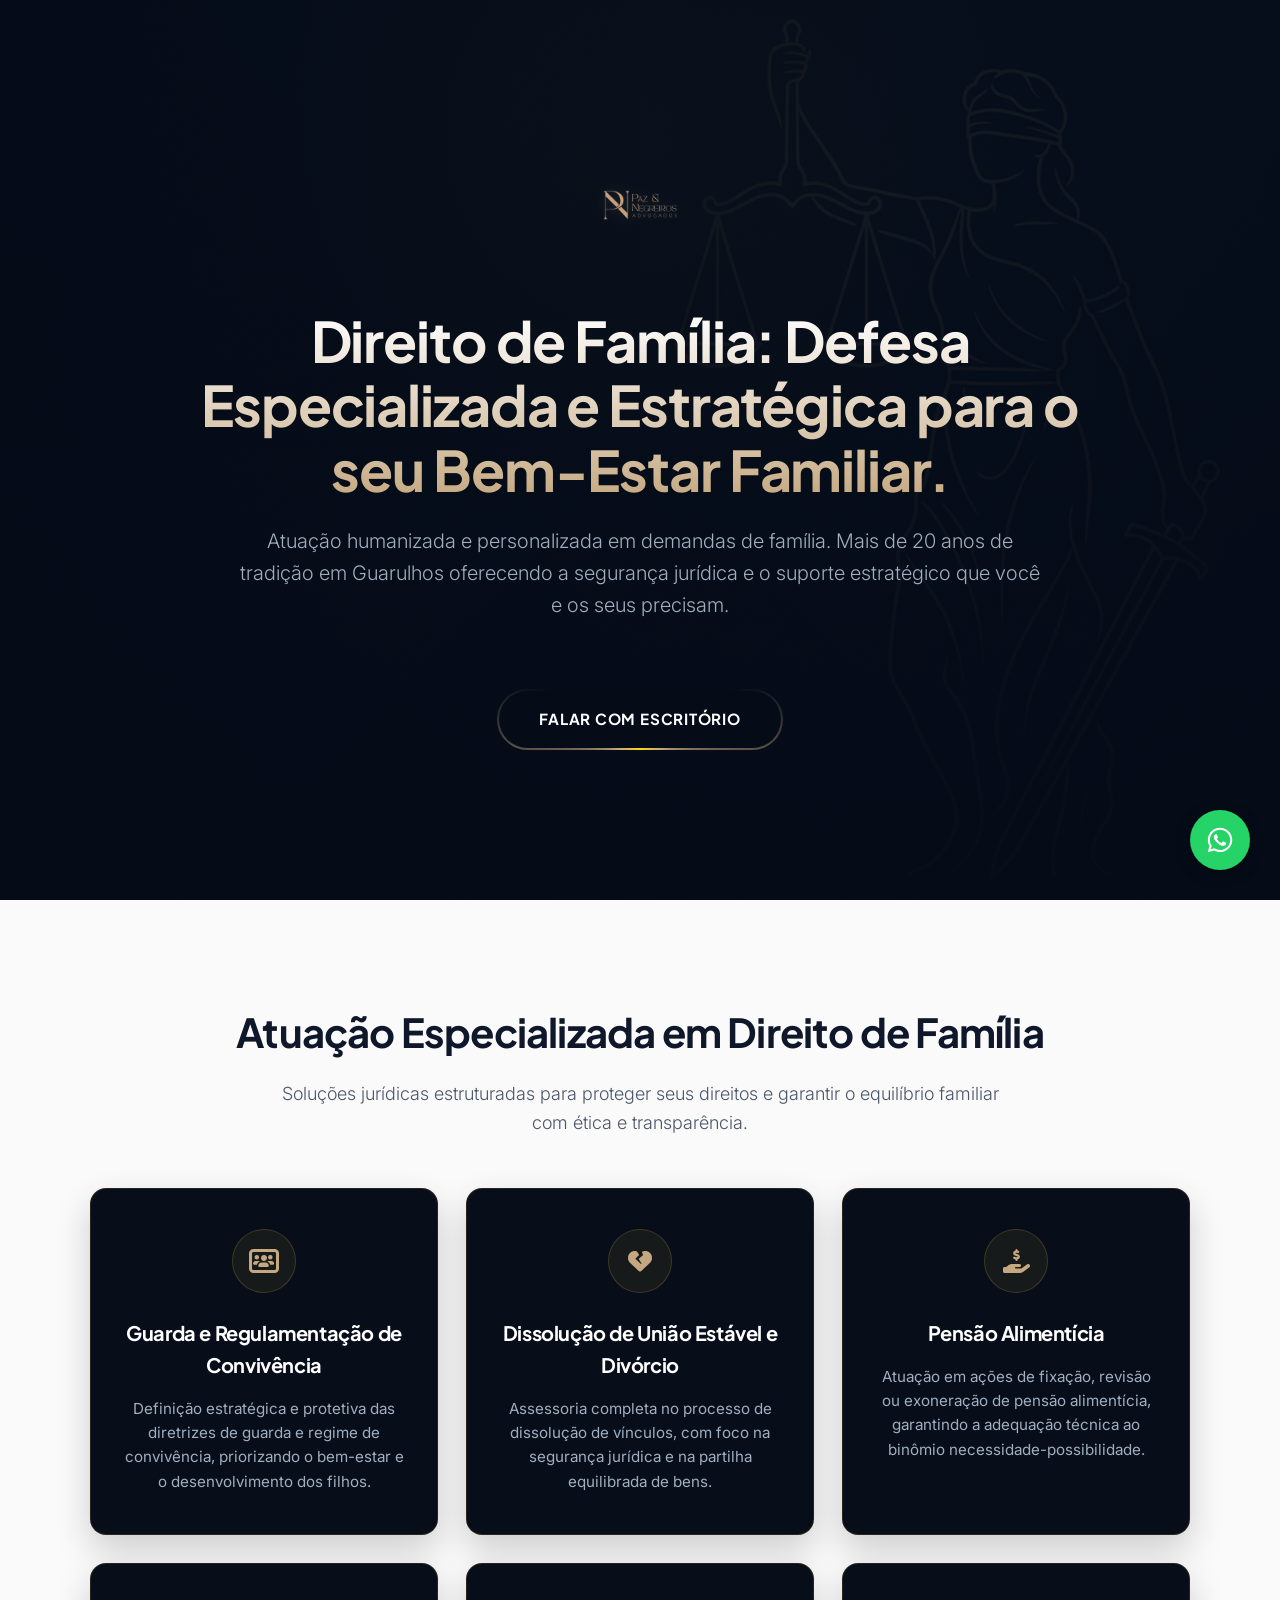
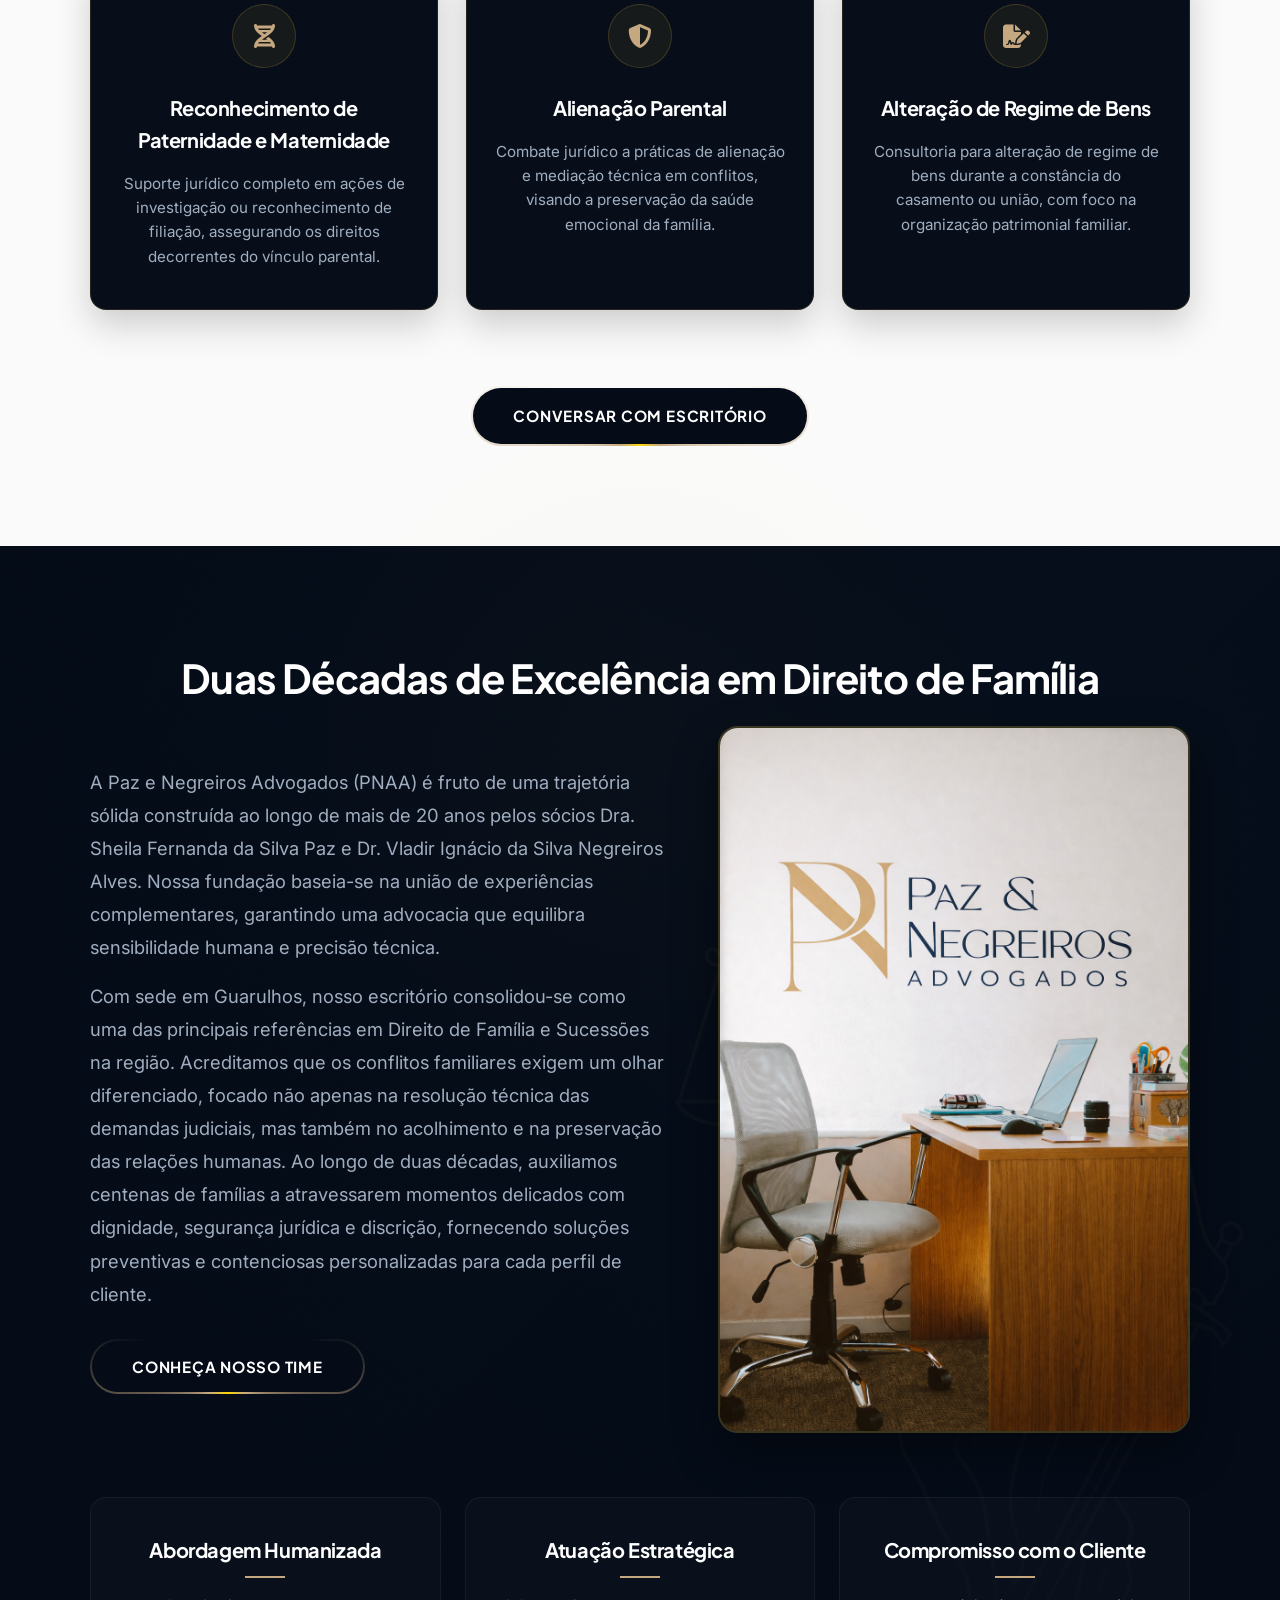
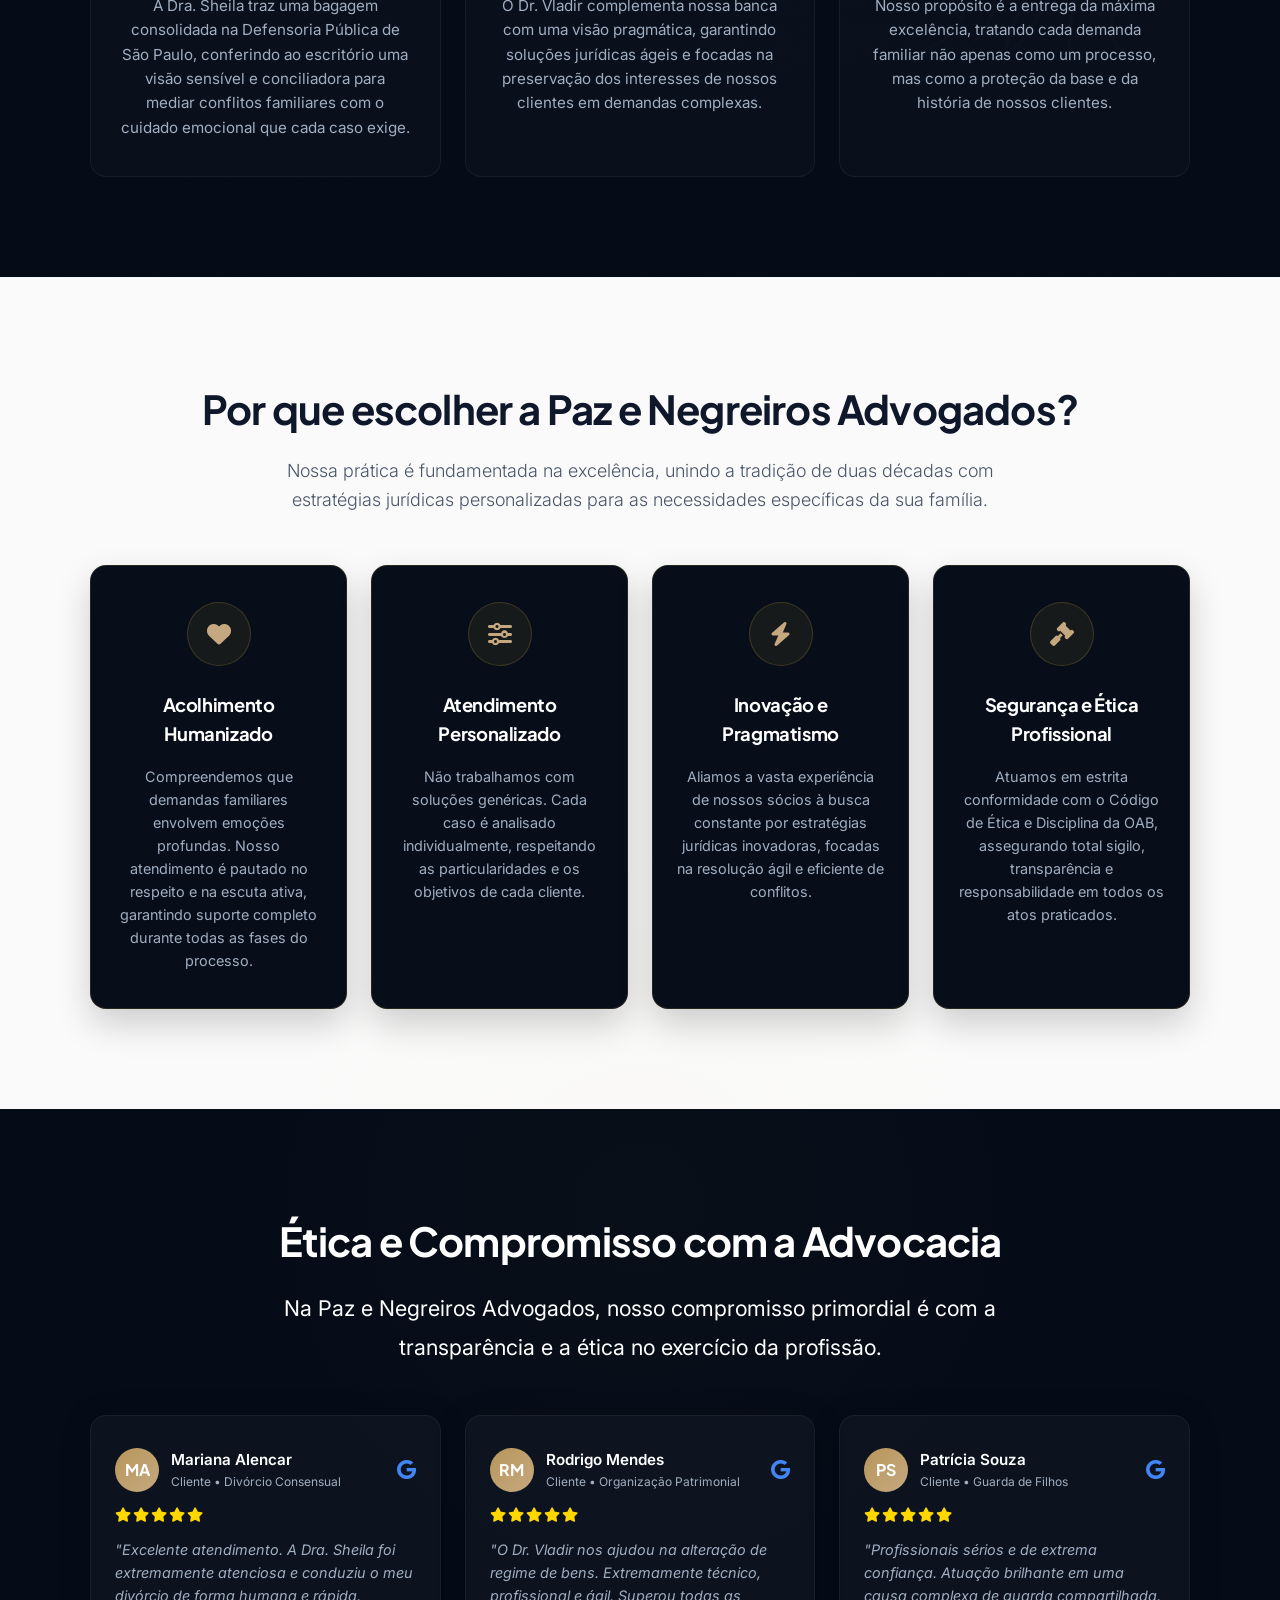
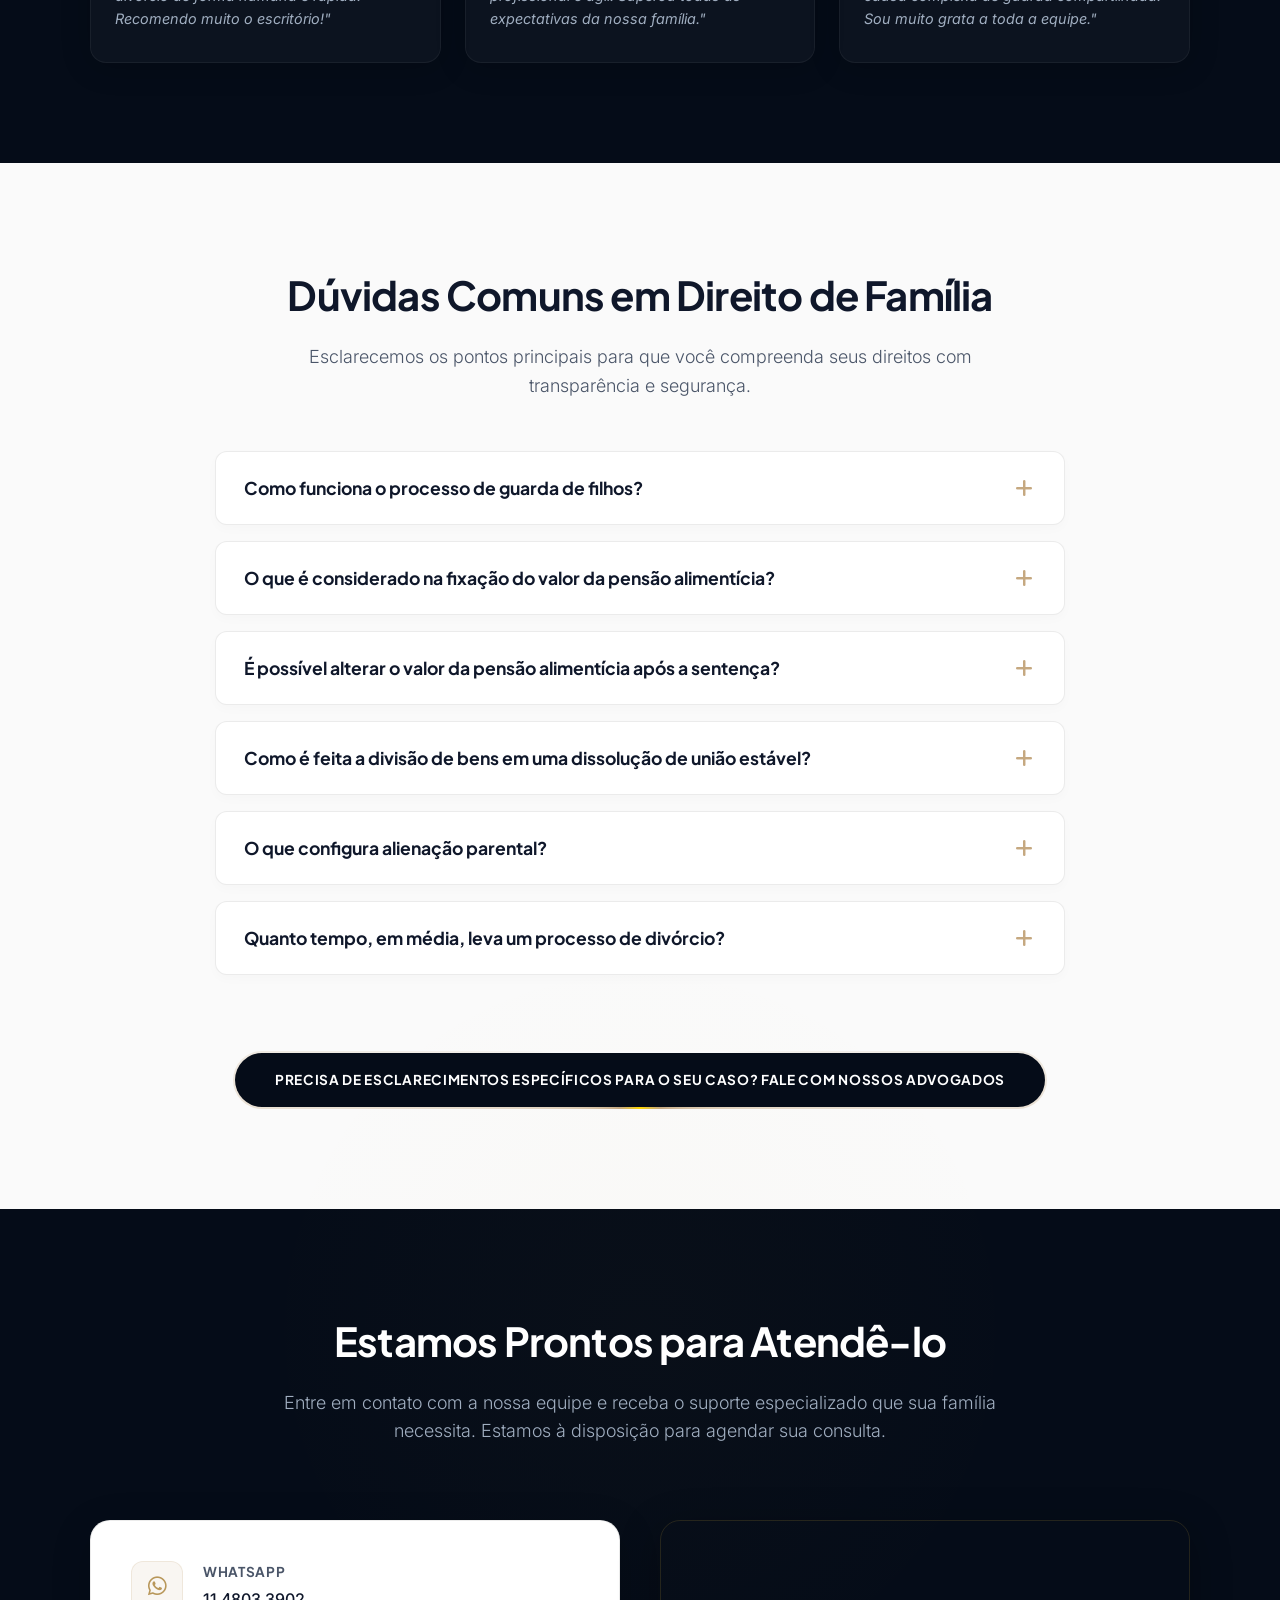
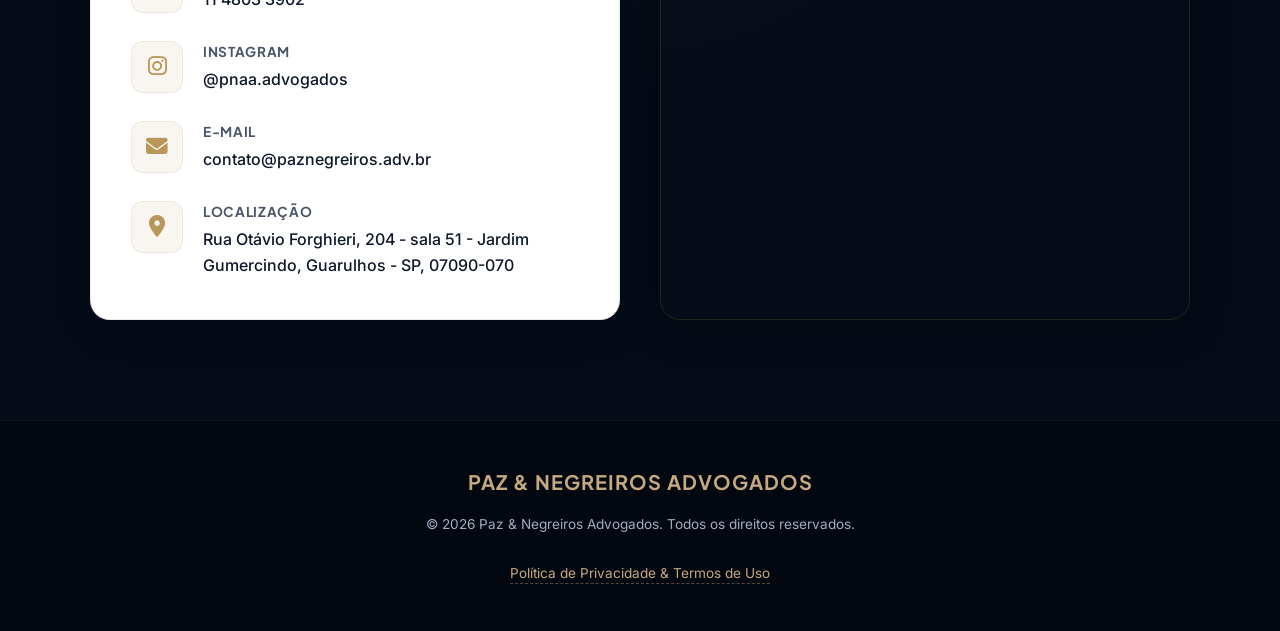
<file: index.html>
<!DOCTYPE html>
<html lang="pt-BR">
<head>

  <!-- Google Tag Manager -->
<script>(function(w,d,s,l,i){w[l]=w[l]||[];w[l].push({'gtm.start':
new Date().getTime(),event:'gtm.js'});var f=d.getElementsByTagName(s)[0],
j=d.createElement(s),dl=l!='dataLayer'?'&l='+l:'';j.async=true;j.src=
'https://www.googletagmanager.com/gtm.js?id='+i+dl;f.parentNode.insertBefore(j,f);
})(window,document,'script','dataLayer','GTM-PW9JKNQ5');</script>
<!-- End Google Tag Manager -->

  
  <meta charset="UTF-8">
  <meta name="viewport" content="width=device-width, initial-scale=1.0">
  <meta name="description" content="Paz e Negreiros Advogados: mais de 20 anos de tradição em Direito de Família em Guarulhos. Atuação humanizada, ética e estratégica em divórcio, partilha de bens, guarda e pensão.">
  <meta name="keywords" content="advogado de familia guarulhos, divórcio guarulhos, pensão alimentícia guarulhos, guarda de filhos guarulhos, direito de familia, paz e negreiros advogados">
  <meta name="author" content="Paz e Negreiros Advogados">
  
  <title>Paz e Negreiros Advogados | Direito de Família Especializado em Guarulhos</title>

  <!-- Site Icon / Favicon -->
  <link rel="icon" type="image/png" href="logo_pn.png">

  <!-- CSS Stylesheet -->
  <link rel="stylesheet" href="style.css">

  <!-- Font Awesome Icons -->
  <link rel="stylesheet" href="https://cdnjs.cloudflare.com/ajax/libs/font-awesome/6.4.0/css/all.min.css">
</head>
<body>

  <!-- Google Tag Manager (noscript) -->
<noscript><iframe src="https://www.googletagmanager.com/ns.html?id=GTM-PW9JKNQ5"
height="0" width="0" style="display:none;visibility:hidden"></iframe></noscript>
<!-- End Google Tag Manager (noscript) -->


  <!-- FLOATING WHATSAPP BADGE -->
  <a href="https://api.whatsapp.com/send?phone=551148033902&text=Ol%C3%A1%2C+vim+pelo+Google+e+gostaria+de+falar+com+um+especialista+em+Direito+de+Fam%C3%ADlia" 
     class="floating-whatsapp" target="_blank" rel="noopener" aria-label="Fale Conosco pelo WhatsApp" id="whatsapp-float-badge">
    <svg xmlns="http://www.w3.org/2000/svg" viewBox="0 0 448 512" width="28" height="28" fill="currentColor" style="display: block;">
      <path d="M380.9 97.1C339 55.1 283.2 32 223.9 32c-122.4 0-222 99.6-222 222 0 39.1 10.2 77.3 29.6 111L0 480l117.7-30.9c32.4 17.7 68.9 27 106.1 27h.1c122.3 0 224.1-99.6 224.1-222 0-59.3-25.2-115-67.1-157zm-157 341.6c-33.2 0-65.7-8.9-94-25.7l-6.7-4-69.8 18.3L72 359.2l-4.4-7c-18.5-29.4-28.2-63.3-28.2-98.2 0-101.7 82.8-184.5 184.6-184.5 49.3 0 95.6 19.2 130.4 54.1 34.8 34.9 56.2 81.2 56.1 130.5 0 101.8-84.9 184.6-186.6 184.6zm101.2-138.2c-5.5-2.8-32.8-16.2-37.9-18-5.1-1.9-8.8-2.8-12.5 2.8-3.7 5.6-14.3 18-17.6 21.8-3.2 3.7-6.5 4.2-12 1.4-32.6-16.3-54-29.1-75.5-66-5.7-9.8 5.7-9.1 16.3-30.3 1.8-3.7.9-6.9-.5-9.7-1.4-2.8-12.5-30.1-17.1-41.2-4.5-10.8-9.1-9.3-12.5-9.5-3.2-.2-6.9-.2-10.6-.2-3.7 0-9.7 1.4-14.8 6.9-5.1 5.6-19.4 19-19.4 46.3 0 27.3 19.9 53.7 22.6 57.4 2.8 3.7 39.1 59.7 94.8 83.8 35.2 15.2 49 16.5 66.6 13.9 10.7-1.6 32.8-13.4 37.4-26.4 4.6-13 4.6-24.1 3.2-26.4-1.3-2.5-5-3.9-10.5-6.6z"/>
    </svg>
  </a>

  <!-- DOBRA 1: HERO SECTION -->
  <section class="fold theme-dark hero-fold" id="hero">
    <div class="fold-container">
      <div class="hero-logo-container">
        <!-- Using local transparent logo file logo_hero_transparent.png -->
        <img class="hero-logo" src="logo_hero_transparent.png" alt="Logo Paz e Negreiros Advogados" id="logo-pn-hero">
      </div>
      <h1 class="hero-title" id="hero-main-headline">
        Direito de Família: Defesa Especializada e Estratégica para o seu Bem-Estar Familiar.
      </h1>
      <p class="hero-subtitle" id="hero-subheadline">
        Atuação humanizada e personalizada em demandas de família. Mais de 20 anos de tradição em Guarulhos oferecendo a segurança jurídica e o suporte estratégico que você e os seus precisam.
      </p>
      <div class="cta-btn-wrapper" id="hero-cta-wrapper">
        <a href="https://api.whatsapp.com/send?phone=551148033902&text=Ol%C3%A1%2C+vim+pelo+Google+e+gostaria+de+falar+com+um+especialista+em+Direito+de+Fam%C3%ADlia" 
           class="cta-btn" target="_blank" rel="noopener" id="hero-cta-btn">
          Falar com Escritório
        </a>
      </div>
    </div>
  </section>

  <!-- DOBRA 2: SERVIÇOS -->
  <section class="fold theme-light" id="servicos">
    <div class="fold-container">
      <h2 class="fold-title" id="services-title">Atuação Especializada em Direito de Família</h2>
      <p class="fold-subtitle" id="services-subtitle">
        Soluções jurídicas estruturadas para proteger seus direitos e garantir o equilíbrio familiar com ética e transparência.
      </p>

      <div class="services-grid" id="services-cards-grid">
        <!-- Card 1 -->
        <article class="service-card" id="service-card-guarda">
          <div class="service-icon-container"><i class="fa-solid fa-users-rectangle"></i></div>
          <h3>Guarda e Regulamentação de Convivência</h3>
          <p>Definição estratégica e protetiva das diretrizes de guarda e regime de convivência, priorizando o bem-estar e o desenvolvimento dos filhos.</p>
        </article>

        <!-- Card 2 -->
        <article class="service-card" id="service-card-divorcio">
          <div class="service-icon-container"><i class="fa-solid fa-heart-crack"></i></div>
          <h3>Dissolução de União Estável e Divórcio</h3>
          <p>Assessoria completa no processo de dissolução de vínculos, com foco na segurança jurídica e na partilha equilibrada de bens.</p>
        </article>

        <!-- Card 3 -->
        <article class="service-card" id="service-card-pensao">
          <div class="service-icon-container"><i class="fa-solid fa-hand-holding-dollar"></i></div>
          <h3>Pensão Alimentícia</h3>
          <p>Atuação em ações de fixação, revisão ou exoneração de pensão alimentícia, garantindo a adequação técnica ao binômio necessidade-possibilidade.</p>
        </article>

        <!-- Card 4 -->
        <article class="service-card" id="service-card-paternidade">
          <div class="service-icon-container"><i class="fa-solid fa-dna"></i></div>
          <h3>Reconhecimento de Paternidade e Maternidade</h3>
          <p>Suporte jurídico completo em ações de investigação ou reconhecimento de filiação, assegurando os direitos decorrentes do vínculo parental.</p>
        </article>

        <!-- Card 5 -->
        <article class="service-card" id="service-card-alienacao">
          <div class="service-icon-container"><i class="fa-solid fa-shield-halved"></i></div>
          <h3>Alienação Parental</h3>
          <p>Combate jurídico a práticas de alienação e mediação técnica em conflitos, visando a preservação da saúde emocional da família.</p>
        </article>

        <!-- Card 6 -->
        <article class="service-card" id="service-card-regime">
          <div class="service-icon-container"><i class="fa-solid fa-file-signature"></i></div>
          <h3>Alteração de Regime de Bens</h3>
          <p>Consultoria para alteração de regime de bens durante a constância do casamento ou união, com foco na organização patrimonial familiar.</p>
        </article>
      </div>

      <div class="cta-btn-wrapper" id="services-cta-wrapper">
        <a href="https://api.whatsapp.com/send?phone=551148033902&text=Ol%C3%A1%2C+vim+pelo+Google+e+gostaria+de+falar+com+um+especialista+em+Direito+de+Fam%C3%ADlia" 
           class="cta-btn" target="_blank" rel="noopener" id="services-cta-btn">
          Conversar com Escritório
        </a>
      </div>
    </div>
  </section>

  <!-- DOBRA 3: SOBRE O ESCRITÓRIO -->
  <section class="fold theme-dark about-fold" id="sobre">
    <div class="fold-container">
      <h2 class="fold-title" id="about-title">Duas Décadas de Excelência em Direito de Família</h2>
      
      <!-- Side-by-side layout: Text on left, Photo on right -->
      <div class="about-grid-layout" id="about-grid">
        <div class="about-text-column" id="about-text-col">
          <p class="history-text">
            A Paz e Negreiros Advogados (PNAA) é fruto de uma trajetória sólida construída ao longo de mais de 20 anos pelos sócios Dra. Sheila Fernanda da Silva Paz e Dr. Vladir Ignácio da Silva Negreiros Alves. Nossa fundação baseia-se na união de experiências complementares, garantindo uma advocacia que equilibra sensibilidade humana e precisão técnica.
          </p>
          <p class="history-text" style="margin-top: 15px;">
            Com sede em Guarulhos, nosso escritório consolidou-se como uma das principais referências em Direito de Família e Sucessões na região. Acreditamos que os conflitos familiares exigem um olhar diferenciado, focado não apenas na resolução técnica das demandas judiciais, mas também no acolhimento e na preservação das relações humanas. Ao longo de duas décadas, auxiliamos centenas de famílias a atravessarem momentos delicados com dignidade, segurança jurídica e discrição, fornecendo soluções preventivas e contenciosas personalizadas para cada perfil de cliente.
          </p>
          <div class="cta-btn-wrapper" id="about-cta-wrapper">
            <button class="cta-btn" id="about-cta-btn">Conheça Nosso Time</button>
          </div>
        </div>
        
        <div class="about-image-column" id="about-image-col">
          <div class="about-single-image-card">
            <img class="about-single-img" src="sobre.png" alt="Escritório Paz e Negreiros Advogados">
          </div>
        </div>
      </div>

      <div class="authority-grid" id="about-authority-grid">
        <!-- Card 1 -->
        <article class="authority-card" id="authority-card-humanizada">
          <h3>Abordagem Humanizada</h3>
          <p>A Dra. Sheila traz uma bagagem consolidada na Defensoria Pública de São Paulo, conferindo ao escritório uma visão sensível e conciliadora para mediar conflitos familiares com o cuidado emocional que cada caso exige.</p>
        </article>

        <!-- Card 2 -->
        <article class="authority-card" id="authority-card-estrategica">
          <h3>Atuação Estratégica</h3>
          <p>O Dr. Vladir complementa nossa banca com uma visão pragmática, garantindo soluções jurídicas ágeis e focadas na preservação dos interesses de nossos clientes em demandas complexas.</p>
        </article>

        <!-- Card 3 -->
        <article class="authority-card" id="authority-card-compromisso">
          <h3>Compromisso com o Cliente</h3>
          <p>Nosso propósito é a entrega da máxima excelência, tratando cada demanda familiar não apenas como um processo, mas como a proteção da base e da história de nossos clientes.</p>
        </article>
      </div>
    </div>
  </section>

  <!-- DOBRA 4: DIFERENCIAIS -->
  <section class="fold theme-light" id="diferenciais">
    <div class="fold-container">
      <h2 class="fold-title" id="diff-title">Por que escolher a Paz e Negreiros Advogados?</h2>
      <p class="fold-subtitle" id="diff-subtitle">
        Nossa prática é fundamentada na excelência, unindo a tradição de duas décadas com estratégias jurídicas personalizadas para as necessidades específicas da sua família.
      </p>

      <div class="diferenciais-grid" id="diff-cards-grid">
        <!-- Card 1 -->
        <article class="diferencial-card" id="diff-card-acolhimento">
          <div class="service-icon-container"><i class="fa-solid fa-heart"></i></div>
          <h3>Acolhimento Humanizado</h3>
          <p>Compreendemos que demandas familiares envolvem emoções profundas. Nosso atendimento é pautado no respeito e na escuta ativa, garantindo suporte completo durante todas as fases do processo.</p>
        </article>

        <!-- Card 2 -->
        <article class="diferencial-card" id="diff-card-personalizado">
          <div class="service-icon-container"><i class="fa-solid fa-sliders"></i></div>
          <h3>Atendimento Personalizado</h3>
          <p>Não trabalhamos com soluções genéricas. Cada caso é analisado individualmente, respeitando as particularidades e os objetivos de cada cliente.</p>
        </article>

        <!-- Card 3 -->
        <article class="diferencial-card" id="diff-card-inovacao">
          <div class="service-icon-container"><i class="fa-solid fa-bolt"></i></div>
          <h3>Inovação e Pragmatismo</h3>
          <p>Aliamos a vasta experiência de nossos sócios à busca constante por estratégias jurídicas inovadoras, focadas na resolução ágil e eficiente de conflitos.</p>
        </article>

        <!-- Card 4 -->
        <article class="diferencial-card" id="diff-card-seguranca">
          <div class="service-icon-container"><i class="fa-solid fa-gavel"></i></div>
          <h3>Segurança e Ética Profissional</h3>
          <p>Atuamos em estrita conformidade com o Código de Ética e Disciplina da OAB, assegurando total sigilo, transparência e responsabilidade em todos os atos praticados.</p>
        </article>
      </div>
    </div>
  </section>

  <!-- DOBRA 5: PROVA SOCIAL -->
  <section class="fold theme-dark" id="prova-social">
    <div class="fold-container">
      <h2 class="fold-title" id="proof-title">Ética e Compromisso com a Advocacia</h2>
      
      <!-- Text rendered directly on dark fold (large white card removed) -->
      <p class="proof-text" id="proof-ethics-text">
        Na Paz e Negreiros Advogados, nosso compromisso primordial é com a transparência e a ética no exercício da profissão.
      </p>

      <div class="testimonials-grid" id="proof-testimonials-grid">
        <!-- Review 1 -->
        <a href="https://www.google.com/search?q=paz+e+negreiros+advogados&rlz=1C1VDKB_pt-PTBR1164BR1164&oq=paz&gs_lcrp=EgZjaHJvbWUqCAgAEEUYJxg7MggIABBFGCcYOzIGCAEQRRg5MgYIAhBFGD0yBggDEEUYPTIGCAQQRRg9MgYIBRBFGEEyBggGEEUYPDIGCAcQRRhB0gEIMTE3OWowajeoAgCwAgA&sourceid=chrome&source=chrome.ob&ie=UTF-8#lrd=0x94cef5bbe6ffea49:0xab261cec332cf05b,1,,,," 
           class="testimonial-card" target="_blank" rel="noopener" id="testimonial-card-mariana">
          <div class="testimonial-header">
            <div class="reviewer-info">
              <div class="reviewer-avatar">MA</div>
              <div class="reviewer-details">
                <span class="reviewer-name">Mariana Alencar</span>
                <span class="reviewer-meta">Cliente • Divórcio Consensual</span>
              </div>
            </div>
            <i class="fa-brands fa-google google-icon"></i>
          </div>
          <div class="rating-stars">
            <i class="fa-solid fa-star"></i><i class="fa-solid fa-star"></i><i class="fa-solid fa-star"></i><i class="fa-solid fa-star"></i><i class="fa-solid fa-star"></i>
          </div>
          <p class="testimonial-body">
            "Excelente atendimento. A Dra. Sheila foi extremamente atenciosa e conduziu o meu divórcio de forma humana e rápida. Recomendo muito o escritório!"
          </p>
        </a>

        <!-- Review 2 -->
        <a href="https://www.google.com/search?q=paz+e+negreiros+advogados&rlz=1C1VDKB_pt-PTBR1164BR1164&oq=paz&gs_lcrp=EgZjaHJvbWUqCAgAEEUYJxg7MggIABBFGCcYOzIGCAEQRRg5MgYIAhBFGD0yBggDEEUYPTIGCAQQRRg9MgYIBRBFGEEyBggGEEUYPDIGCAcQRRhB0gEIMTE3OWowajeoAgCwAgA&sourceid=chrome&source=chrome.ob&ie=UTF-8#lrd=0x94cef5bbe6ffea49:0xab261cec332cf05b,1,,,," 
           class="testimonial-card" target="_blank" rel="noopener" id="testimonial-card-rodrigo">
          <div class="testimonial-header">
            <div class="reviewer-info">
              <div class="reviewer-avatar">RM</div>
              <div class="reviewer-details">
                <span class="reviewer-name">Rodrigo Mendes</span>
                <span class="reviewer-meta">Cliente • Organização Patrimonial</span>
              </div>
            </div>
            <i class="fa-brands fa-google google-icon"></i>
          </div>
          <div class="rating-stars">
            <i class="fa-solid fa-star"></i><i class="fa-solid fa-star"></i><i class="fa-solid fa-star"></i><i class="fa-solid fa-star"></i><i class="fa-solid fa-star"></i>
          </div>
          <p class="testimonial-body">
            "O Dr. Vladir nos ajudou na alteração de regime de bens. Extremamente técnico, profissional e ágil. Superou todas as expectativas da nossa família."
          </p>
        </a>

        <!-- Review 3 -->
        <a href="https://www.google.com/search?q=paz+e+negreiros+advogados&rlz=1C1VDKB_pt-PTBR1164BR1164&oq=paz&gs_lcrp=EgZjaHJvbWUqCAgAEEUYJxg7MggIABBFGCcYOzIGCAEQRRg5MgYIAhBFGD0yBggDEEUYPTIGCAQQRRg9MgYIBRBFGEEyBggGEEUYPDIGCAcQRRhB0gEIMTE3OWowajeoAgCwAgA&sourceid=chrome&source=chrome.ob&ie=UTF-8#lrd=0x94cef5bbe6ffea49:0xab261cec332cf05b,1,,,," 
           class="testimonial-card" target="_blank" rel="noopener" id="testimonial-card-patricia">
          <div class="testimonial-header">
            <div class="reviewer-info">
              <div class="reviewer-avatar">PS</div>
              <div class="reviewer-details">
                <span class="reviewer-name">Patrícia Souza</span>
                <span class="reviewer-meta">Cliente • Guarda de Filhos</span>
              </div>
            </div>
            <i class="fa-brands fa-google google-icon"></i>
          </div>
          <div class="rating-stars">
            <i class="fa-solid fa-star"></i><i class="fa-solid fa-star"></i><i class="fa-solid fa-star"></i><i class="fa-solid fa-star"></i><i class="fa-solid fa-star"></i>
          </div>
          <p class="testimonial-body">
            "Profissionais sérios e de extrema confiança. Atuação brilhante em uma causa complexa de guarda compartilhada. Sou muito grata a toda a equipe."
          </p>
        </a>
      </div>
    </div>
  </section>

  <!-- DOBRA 6: PERGUNTAS FREQUENTES (FAQ) -->
  <section class="fold theme-light" id="faq">
    <div class="fold-container">
      <h2 class="fold-title" id="faq-title">Dúvidas Comuns em Direito de Família</h2>
      <p class="fold-subtitle" id="faq-subtitle">
        Esclarecemos os pontos principais para que você compreenda seus direitos com transparência e segurança.
      </p>

      <div class="faq-list" id="faq-accordions">
        <!-- Item 1 -->
        <div class="faq-item" id="faq-item-1">
          <button class="faq-question-btn" aria-expanded="false" aria-controls="faq-ans-1">
            Como funciona o processo de guarda de filhos?
            <span class="faq-icon-toggle"><i class="fa-solid fa-plus"></i></span>
          </button>
          <div class="faq-answer" id="faq-ans-1">
            <p>A guarda é definida priorizando sempre o melhor interesse da criança ou adolescente. Pode ser compartilhada ou unilateral, dependendo do que melhor se adapta à dinâmica familiar e às necessidades dos filhos.</p>
          </div>
        </div>

        <!-- Item 2 -->
        <div class="faq-item" id="faq-item-2">
          <button class="faq-question-btn" aria-expanded="false" aria-controls="faq-ans-2">
            O que é considerado na fixação do valor da pensão alimentícia?
            <span class="faq-icon-toggle"><i class="fa-solid fa-plus"></i></span>
          </button>
          <div class="faq-answer" id="faq-ans-2">
            <p>O valor é definido com base no binômio necessidade-possibilidade, ou seja, avalia-se a real necessidade de quem recebe e a capacidade financeira de quem paga, visando garantir o sustento básico de forma equilibrada.</p>
          </div>
        </div>

        <!-- Item 3 -->
        <div class="faq-item" id="faq-item-3">
          <button class="faq-question-btn" aria-expanded="false" aria-controls="faq-ans-3">
            É possível alterar o valor da pensão alimentícia após a sentença?
            <span class="faq-icon-toggle"><i class="fa-solid fa-plus"></i></span>
          </button>
          <div class="faq-answer" id="faq-ans-3">
            <p>Sim. Caso ocorra uma mudança significativa na situação financeira de quem paga ou nas necessidades de quem recebe, é possível ingressar com uma ação revisional para adequar o valor.</p>
          </div>
        </div>

        <!-- Item 4 -->
        <div class="faq-item" id="faq-item-4">
          <button class="faq-question-btn" aria-expanded="false" aria-controls="faq-ans-4">
            Como é feita a divisão de bens em uma dissolução de união estável?
            <span class="faq-icon-toggle"><i class="fa-solid fa-plus"></i></span>
          </button>
          <div class="faq-answer" id="faq-ans-4">
            <p>A partilha de bens depende do regime de bens adotado. Caso não tenha havido contrato formalizado, geralmente aplica-se o regime da comunhão parcial de bens, onde se partilham os bens adquiridos onerosamente durante a convivência.</p>
          </div>
        </div>

        <!-- Item 5 -->
        <div class="faq-item" id="faq-item-5">
          <button class="faq-question-btn" aria-expanded="false" aria-controls="faq-ans-5">
            O que configura alienação parental?
            <span class="faq-icon-toggle"><i class="fa-solid fa-plus"></i></span>
          </button>
          <div class="faq-answer" id="faq-ans-5">
            <p>Configura-se quando um dos genitores ou responsáveis interfere na formação psicológica da criança, tentando afastar a mesma do outro genitor, dificultando a convivência ou denegrindo sua imagem. É uma conduta passível de medidas judiciais severas.</p>
          </div>
        </div>

        <!-- Item 6 -->
        <div class="faq-item" id="faq-item-6">
          <button class="faq-question-btn" aria-expanded="false" aria-controls="faq-ans-6">
            Quanto tempo, em média, leva um processo de divórcio?
            <span class="faq-icon-toggle"><i class="fa-solid fa-plus"></i></span>
          </button>
          <div class="faq-answer" id="faq-ans-6">
            <p>O tempo varia conforme a complexidade do caso e se há consenso entre as partes. Divórcios consensuais, realizados de forma extrajudicial (se houver requisitos legais) ou judicial, tendem a ser muito mais céleres.</p>
          </div>
        </div>
      </div>

      <div class="cta-btn-wrapper" id="faq-cta-wrapper">
        <a href="https://api.whatsapp.com/send?phone=551148033902&text=Ol%C3%A1%2C+vim+pelo+Google+e+gostaria+de+falar+com+um+especialista+em+Direito+de+Fam%C3%ADlia" 
           class="cta-btn" target="_blank" rel="noopener" id="faq-cta-btn" style="text-align: center; font-size: 0.85rem;">
          Precisa de esclarecimentos específicos para o seu caso? Fale com nossos advogados
        </a>
      </div>
    </div>
  </section>

  <!-- DOBRA 7: CONTATO E LOCALIZAÇÃO -->
  <section class="fold theme-dark" id="contato">
    <div class="fold-container">
      <h2 class="fold-title" id="contact-title">Estamos Prontos para Atendê-lo</h2>
      <p class="fold-subtitle" id="contact-subtitle">
        Entre em contato com a nossa equipe e receba o suporte especializado que sua família necessita. Estamos à disposição para agendar sua consulta.
      </p>

      <div class="contact-layout" id="contact-layout-box">
        <!-- Contact details -->
        <div class="contact-info-block" id="contact-details-card">
          <!-- WhatsApp Link -->
          <a href="https://api.whatsapp.com/send?phone=551148033902&text=Ol%C3%A1%2C+vim+pelo+Google+e+gostaria+de+falar+com+um+especialista+em+Direito+de+Fam%C3%ADlia" 
             class="contact-item" target="_blank" rel="noopener" id="contact-whatsapp">
            <div class="contact-icon-wrapper"><i class="fa-brands fa-whatsapp"></i></div>
            <div class="contact-text-wrapper">
              <span class="contact-label">WhatsApp</span>
              <span class="contact-value">11 4803 3902</span>
            </div>
          </a>

          <!-- Instagram Link -->
          <a href="https://www.instagram.com/pnaa.advogados/" 
             class="contact-item" target="_blank" rel="noopener" id="contact-instagram">
            <div class="contact-icon-wrapper"><i class="fa-brands fa-instagram"></i></div>
            <div class="contact-text-wrapper">
              <span class="contact-label">Instagram</span>
              <span class="contact-value">@pnaa.advogados</span>
            </div>
          </a>

          <!-- Email Link -->
          <a href="mailto:contato@paznegreiros.adv.br" class="contact-item" id="contact-email">
            <div class="contact-icon-wrapper"><i class="fa-solid fa-envelope"></i></div>
            <div class="contact-text-wrapper">
              <span class="contact-label">E-mail</span>
              <span class="contact-value">contato@paznegreiros.adv.br</span>
            </div>
          </a>

          <!-- Location Link -->
          <a href="https://maps.google.com/?q=Rua+Otávio+Forghieri,+204+-+Jardim+Gumercindo,+Guarulhos+-+SP" 
             class="contact-item" target="_blank" rel="noopener" id="contact-address">
            <div class="contact-icon-wrapper"><i class="fa-solid fa-location-dot"></i></div>
            <div class="contact-text-wrapper">
              <span class="contact-label">Localização</span>
              <span class="contact-value">Rua Otávio Forghieri, 204 - sala 51 - Jardim Gumercindo, Guarulhos - SP, 07090-070</span>
            </div>
          </a>
        </div>

        <!-- Google Maps Iframe wrapper -->
        <div class="map-wrapper" id="contact-map-wrapper">
          <iframe class="map-iframe" 
                  src="https://www.google.com/maps/embed?pb=!1m18!1m12!1m3!1d3659.8804077884897!2d-46.52923982467232!3d-23.464790778864704!2m3!1f0!2f0!3f0!3m2!1i1024!2i768!4f13.1!3m3!1m2!1s0x94cef480c558b35b%3A0xe6bf4b69d8eb6976!2sR.%20Ot%C3%A1vio%20Forghieri%2C%20204%20-%20Jardim%20Gumercindo%2C%20Guarulhos%20-%20SP%2C%2007090-070!5e0!3m2!1spt-BR!2sbr!4v1680000000000!5m2!1spt-BR!2sbr" 
                  allowfullscreen="" loading="lazy" referrerpolicy="no-referrer-when-downgrade" 
                  aria-label="Google Maps Location"></iframe>
        </div>
      </div>
    </div>
  </section>

  <!-- MODAL: DETALHES DO TIME -->
  <div class="modal" id="team-modal">
    <div class="modal-content">
      <button class="modal-close" id="modal-close-btn">&times;</button>
      <h3 class="modal-title">Nossos Fundadores</h3>
      <div class="modal-body">
        <div class="modal-bio-grid">
          <div class="modal-bio-card">
            <h4>Dra. Sheila Fernanda da Silva Paz</h4>
            <p>
              Advogada especialista em Direito de Família, com ampla experiência na Defensoria Pública do Estado de São Paulo. Tem como foco o acolhimento sensível das demandas familiares, atuando de maneira ética, empática e protetiva na resolução consensual e litigiosa de conflitos.
            </p>
          </div>
          <div class="modal-bio-card">
            <h4>Dr. Vladir Ignácio da Silva Negreiros Alves</h4>
            <p>
              Advogado especialista em planejamento patrimonial e demandas complexas de família. Garante uma advocacia pragmática e ágil, com sólido conhecimento em partilha de bens e proteção de interesses patrimoniais no âmbito familiar.
            </p>
          </div>
        </div>
      </div>
    </div>
  </div>

  <!-- FOOTER -->
  <footer class="footer-section" id="lp-footer">
    <div class="footer-container">
      <p class="footer-logo-text">Paz & Negreiros Advogados</p>
      <p class="footer-copyright">&copy; 2026 Paz & Negreiros Advogados. Todos os direitos reservados.</p>
      <div class="footer-links">
        <a href="politica.html" target="_blank" rel="noopener">Política de Privacidade & Termos de Uso</a>
      </div>
    </div>
  </footer>

  <!-- JavaScript file -->
  <script src="script.js"></script>
</body>
</html>
</file>
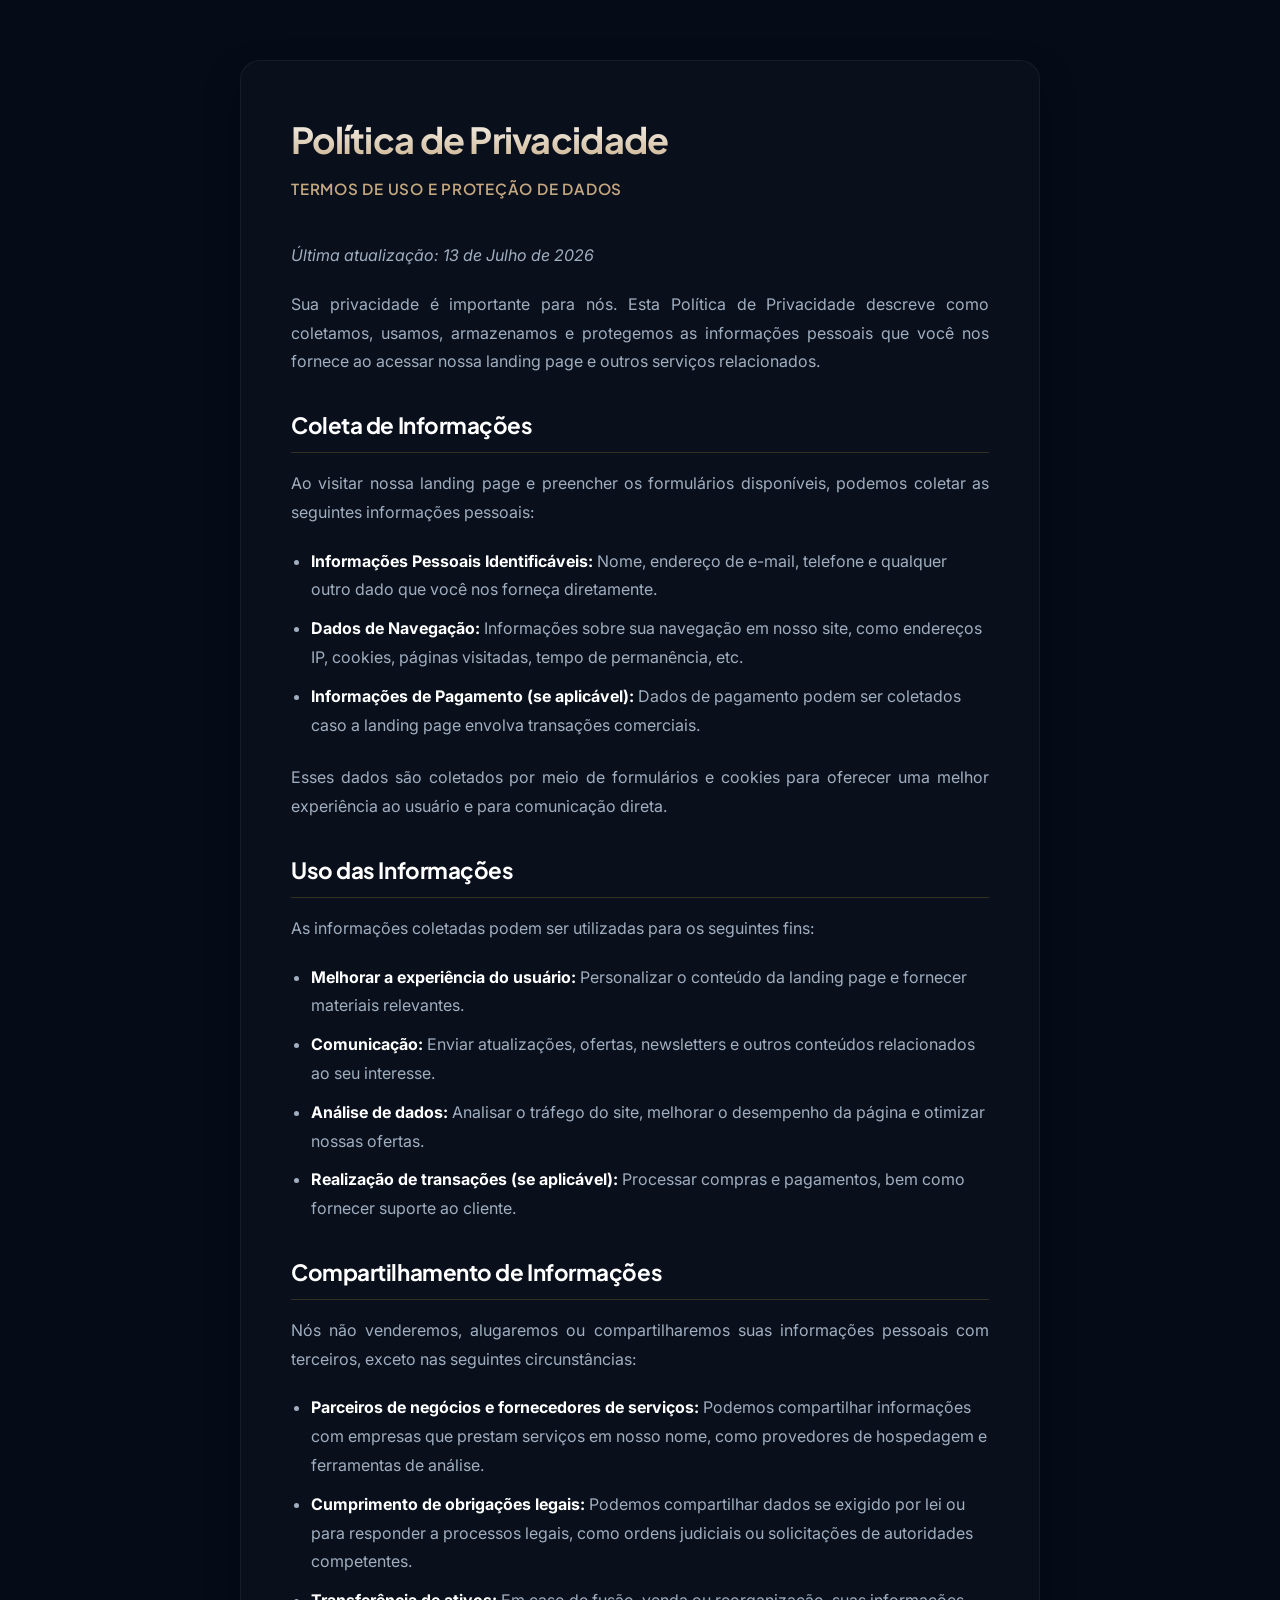
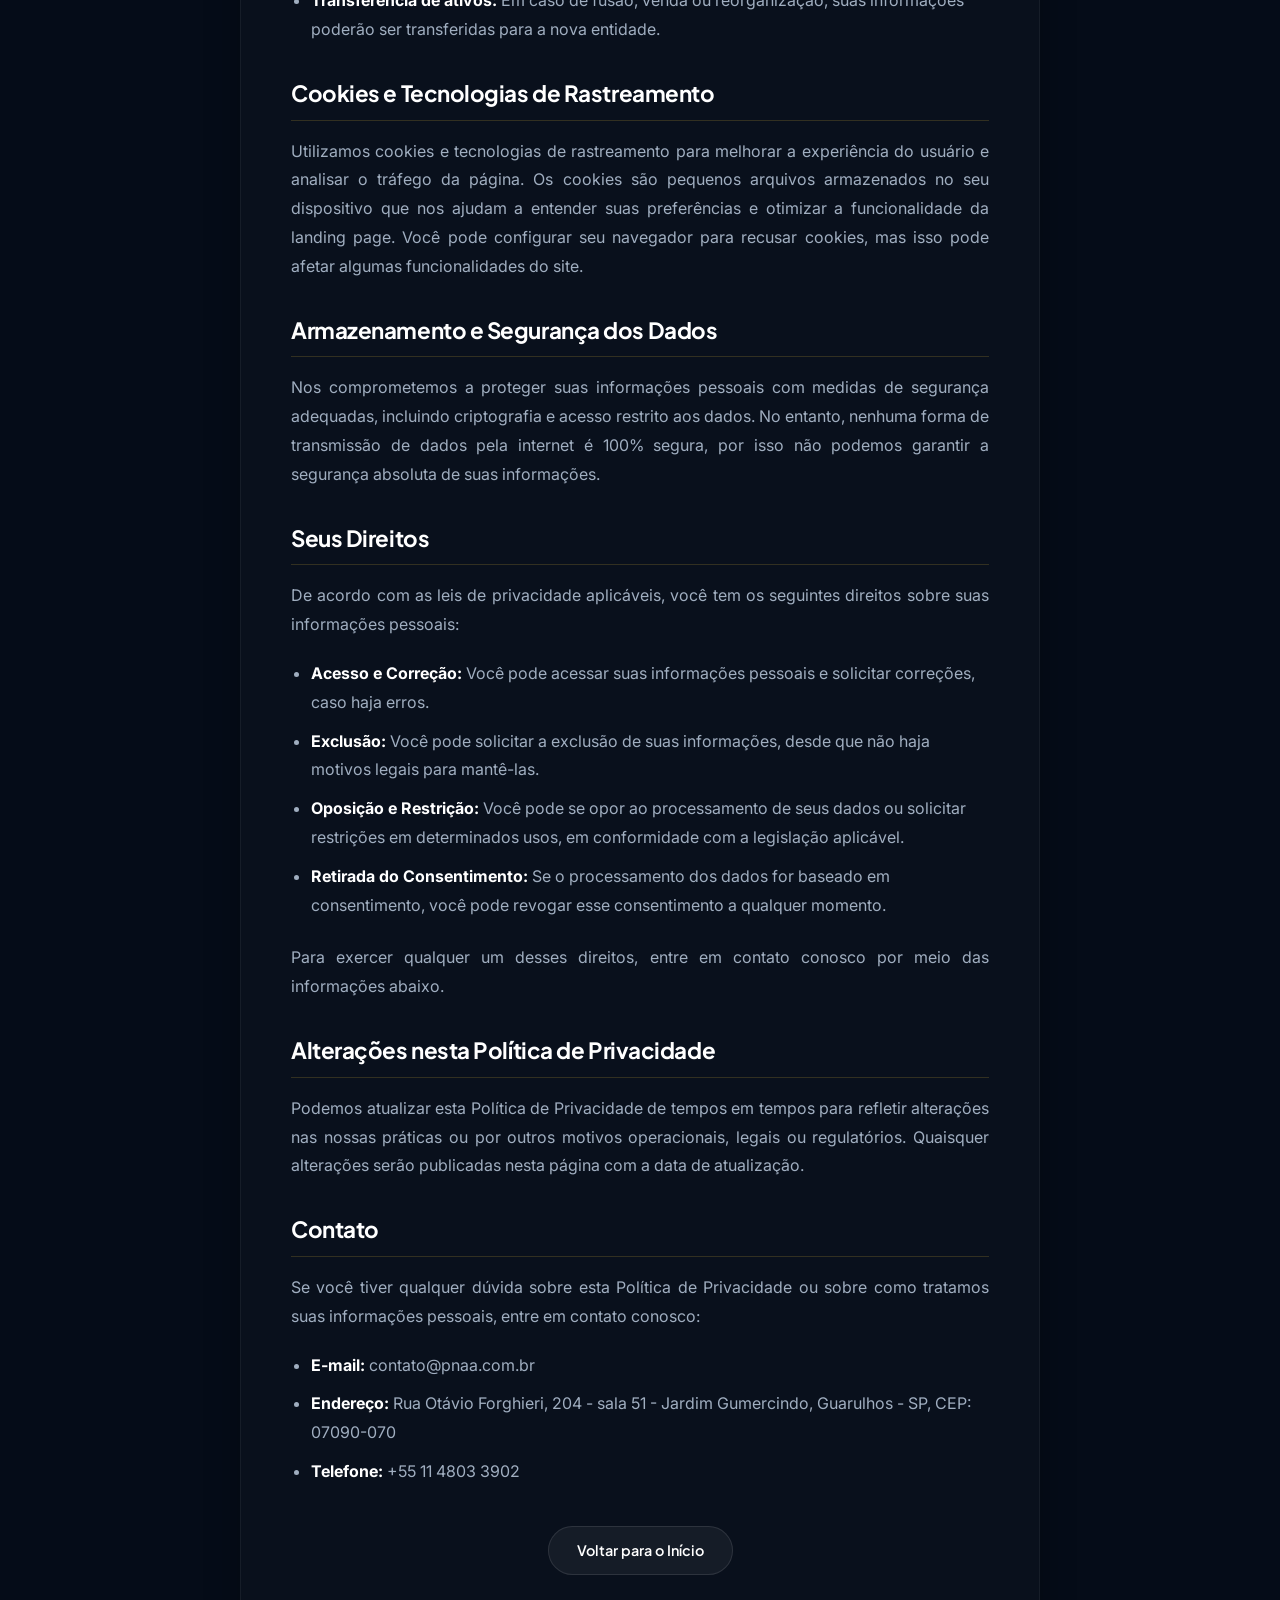
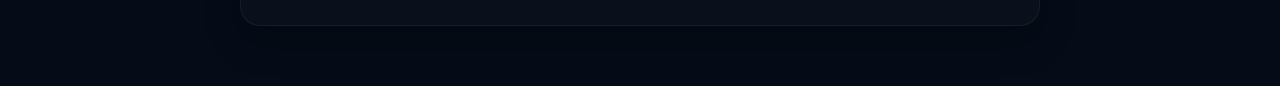
<file: politica.html>
<!DOCTYPE html>
<html lang="pt-BR">
<head>
  <meta charset="UTF-8">
  <meta name="viewport" content="width=device-width, initial-scale=1.0">
  <title>Política de Privacidade | Paz & Negreiros Advogados</title>
  <!-- Site Icon / Favicon -->
  <link rel="icon" type="image/png" href="logo_pn.png">
  <link rel="stylesheet" href="style.css">
  <style>
    body {
      background-color: var(--bg-dark);
      color: var(--text-dark-primary);
      padding: 60px 24px;
      display: flex;
      justify-content: center;
      align-items: center;
      min-height: 100vh;
    }
    .policy-container {
      max-width: 800px;
      width: 100%;
      background-color: rgba(255, 255, 255, 0.02);
      border: 1px solid rgba(255, 255, 255, 0.05);
      border-radius: 20px;
      padding: 50px;
      box-shadow: 0 15px 35px rgba(0,0,0,0.3);
    }
    .policy-title {
      font-size: 2.25rem;
      color: #ffffff;
      margin-bottom: 8px;
      text-align: left;
      background: linear-gradient(180deg, #ffffff 0%, var(--color-gold) 100%);
      -webkit-background-clip: text;
      -webkit-text-fill-color: transparent;
    }
    .policy-subtitle {
      font-size: 0.95rem;
      color: var(--color-gold);
      margin-bottom: 40px;
      font-family: var(--font-title);
      font-weight: 600;
      letter-spacing: 0.05em;
      text-transform: uppercase;
      text-align: left;
    }
    .policy-content h2 {
      font-size: 1.4rem;
      color: #ffffff;
      margin-top: 32px;
      margin-bottom: 16px;
      text-align: left;
      border-bottom: 1px solid rgba(212, 175, 55, 0.2);
      padding-bottom: 8px;
    }
    .policy-content p {
      font-size: 1rem;
      color: var(--text-dark-secondary);
      line-height: 1.8;
      margin-bottom: 20px;
      text-align: justify;
    }
    .policy-content ul {
      margin-bottom: 24px;
      padding-left: 20px;
    }
    .policy-content li {
      font-size: 1rem;
      color: var(--text-dark-secondary);
      line-height: 1.8;
      margin-bottom: 10px;
      text-align: left;
    }
    .policy-content li strong {
      color: #ffffff;
    }
    .back-btn-wrapper {
      margin-top: 40px;
      text-align: center;
    }
    .back-btn {
      display: inline-flex;
      align-items: center;
      justify-content: center;
      padding: 12px 28px;
      background: rgba(255, 255, 255, 0.05);
      border: 1px solid rgba(255, 255, 255, 0.1);
      border-radius: 30px;
      color: #ffffff;
      text-decoration: none;
      font-family: var(--font-title);
      font-weight: 600;
      font-size: 0.9rem;
      transition: var(--transition-smooth);
    }
    .back-btn:hover {
      background: var(--color-gold);
      border-color: var(--color-gold);
      color: #050c18;
      box-shadow: 0 5px 15px rgba(212, 175, 55, 0.25);
    }
    @media (max-width: 768px) {
      body {
        padding: 30px 16px;
      }
      .policy-container {
        padding: 30px 20px;
      }
      .policy-title {
        font-size: 1.75rem;
      }
    }
  </style>
</head>
<body>
  <div class="policy-container">
    <h1 class="policy-title">Política de Privacidade</h1>
    <div class="policy-subtitle">Termos de Uso e Proteção de Dados</div>
    
    <div class="policy-content">
      <p><em>Última atualização: 13 de Julho de 2026</em></p>
      
      <p>Sua privacidade é importante para nós. Esta Política de Privacidade descreve como coletamos, usamos, armazenamos e protegemos as informações pessoais que você nos fornece ao acessar nossa landing page e outros serviços relacionados.</p>
      
      <h2>Coleta de Informações</h2>
      <p>Ao visitar nossa landing page e preencher os formulários disponíveis, podemos coletar as seguintes informações pessoais:</p>
      <ul>
        <li><strong>Informações Pessoais Identificáveis:</strong> Nome, endereço de e-mail, telefone e qualquer outro dado que você nos forneça diretamente.</li>
        <li><strong>Dados de Navegação:</strong> Informações sobre sua navegação em nosso site, como endereços IP, cookies, páginas visitadas, tempo de permanência, etc.</li>
        <li><strong>Informações de Pagamento (se aplicável):</strong> Dados de pagamento podem ser coletados caso a landing page envolva transações comerciais.</li>
      </ul>
      <p>Esses dados são coletados por meio de formulários e cookies para oferecer uma melhor experiência ao usuário e para comunicação direta.</p>
      
      <h2>Uso das Informações</h2>
      <p>As informações coletadas podem ser utilizadas para os seguintes fins:</p>
      <ul>
        <li><strong>Melhorar a experiência do usuário:</strong> Personalizar o conteúdo da landing page e fornecer materiais relevantes.</li>
        <li><strong>Comunicação:</strong> Enviar atualizações, ofertas, newsletters e outros conteúdos relacionados ao seu interesse.</li>
        <li><strong>Análise de dados:</strong> Analisar o tráfego do site, melhorar o desempenho da página e otimizar nossas ofertas.</li>
        <li><strong>Realização de transações (se aplicável):</strong> Processar compras e pagamentos, bem como fornecer suporte ao cliente.</li>
      </ul>
      
      <h2>Compartilhamento de Informações</h2>
      <p>Nós não venderemos, alugaremos ou compartilharemos suas informações pessoais com terceiros, exceto nas seguintes circunstâncias:</p>
      <ul>
        <li><strong>Parceiros de negócios e fornecedores de serviços:</strong> Podemos compartilhar informações com empresas que prestam serviços em nosso nome, como provedores de hospedagem e ferramentas de análise.</li>
        <li><strong>Cumprimento de obrigações legais:</strong> Podemos compartilhar dados se exigido por lei ou para responder a processos legais, como ordens judiciais ou solicitações de autoridades competentes.</li>
        <li><strong>Transferência de ativos:</strong> Em caso de fusão, venda ou reorganização, suas informações poderão ser transferidas para a nova entidade.</li>
      </ul>
      
      <h2>Cookies e Tecnologias de Rastreamento</h2>
      <p>Utilizamos cookies e tecnologias de rastreamento para melhorar a experiência do usuário e analisar o tráfego da página. Os cookies são pequenos arquivos armazenados no seu dispositivo que nos ajudam a entender suas preferências e otimizar a funcionalidade da landing page. Você pode configurar seu navegador para recusar cookies, mas isso pode afetar algumas funcionalidades do site.</p>
      
      <h2>Armazenamento e Segurança dos Dados</h2>
      <p>Nos comprometemos a proteger suas informações pessoais com medidas de segurança adequadas, incluindo criptografia e acesso restrito aos dados. No entanto, nenhuma forma de transmissão de dados pela internet é 100% segura, por isso não podemos garantir a segurança absoluta de suas informações.</p>
      
      <h2>Seus Direitos</h2>
      <p>De acordo com as leis de privacidade aplicáveis, você tem os seguintes direitos sobre suas informações pessoais:</p>
      <ul>
        <li><strong>Acesso e Correção:</strong> Você pode acessar suas informações pessoais e solicitar correções, caso haja erros.</li>
        <li><strong>Exclusão:</strong> Você pode solicitar a exclusão de suas informações, desde que não haja motivos legais para mantê-las.</li>
        <li><strong>Oposição e Restrição:</strong> Você pode se opor ao processamento de seus dados ou solicitar restrições em determinados usos, em conformidade com a legislação aplicável.</li>
        <li><strong>Retirada do Consentimento:</strong> Se o processamento dos dados for baseado em consentimento, você pode revogar esse consentimento a qualquer momento.</li>
      </ul>
      <p>Para exercer qualquer um desses direitos, entre em contato conosco por meio das informações abaixo.</p>
      
      <h2>Alterações nesta Política de Privacidade</h2>
      <p>Podemos atualizar esta Política de Privacidade de tempos em tempos para refletir alterações nas nossas práticas ou por outros motivos operacionais, legais ou regulatórios. Quaisquer alterações serão publicadas nesta página com a data de atualização.</p>
      
      <h2>Contato</h2>
      <p>Se você tiver qualquer dúvida sobre esta Política de Privacidade ou sobre como tratamos suas informações pessoais, entre em contato conosco:</p>
      <ul>
        <li><strong>E-mail:</strong> contato@pnaa.com.br</li>
        <li><strong>Endereço:</strong> Rua Otávio Forghieri, 204 - sala 51 - Jardim Gumercindo, Guarulhos - SP, CEP: 07090-070</li>
        <li><strong>Telefone:</strong> +55 11 4803 3902</li>
      </ul>
    </div>
    
    <div class="back-btn-wrapper">
      <a href="index.html" class="back-btn">Voltar para o Início</a>
    </div>
  </div>
</body>
</html>
</file>
<file: style.css>
/* 
   style.css - Paz e Negreiros Advogados (Revised)
   Design: Minimalist, Premium, Tech-inspired, High-contrast, Navy-Blue Theme
*/

@import url('https://fonts.googleapis.com/css2?family=Inter:wght@300;400;500;600;700&family=Plus+Jakarta+Sans:wght@400;500;600;700;800&display=swap');

/* Design Tokens & Variables */
:root {
  --font-title: 'Plus Jakarta Sans', sans-serif;
  --font-body: 'Inter', sans-serif;

  /* Theme: Dark (Midnight Navy / Black) */
  --bg-dark: #050c18;
  --bg-dark-card: #070e1a; /* Opaque dark navy card */
  --bg-dark-card-hover: #0c182d;
  --border-dark-card: rgba(212, 175, 55, 0.15);
  --border-dark-card-hover: rgba(212, 175, 55, 0.45);
  --text-dark-primary: #ffffff;
  --text-dark-secondary: #a0aec0;
  --glow-gold: rgba(212, 175, 55, 0.25);
  --glow-gold-hover: rgba(212, 175, 55, 0.55);

  /* Theme: Light (Off-white) */
  --bg-light: #fafafa;
  --bg-light-card: #ffffff;
  --bg-light-card-hover: #ffffff;
  --border-light-card: rgba(0, 0, 0, 0.08);
  --border-light-card-hover: rgba(212, 175, 55, 0.4);
  --text-light-primary: #0f172a;
  --text-light-secondary: #4a5568;

  /* Gold Accent */
  --color-gold: #c5a880;
  --color-gold-bright: #ffd700;
  --color-gold-dark: #b8975a;
  
  --transition-smooth: all 0.4s cubic-bezier(0.16, 1, 0.3, 1);
  --max-width-content: 1100px;
}

/* Reset & Base Styles */
* {
  margin: 0;
  padding: 0;
  box-sizing: border-box;
}

html {
  scroll-behavior: smooth;
  -webkit-font-smoothing: antialiased;
  -moz-osx-font-smoothing: grayscale;
  overflow-x: hidden;
  max-width: 100%;
  width: 100%;
}

body {
  font-family: var(--font-body);
  background-color: var(--bg-dark);
  color: var(--text-dark-primary);
  line-height: 1.6;
  overflow-x: hidden;
  max-width: 100%;
  width: 100%;
}

/* Typography Hierarchy */
h1, h2, h3, h4, h5, h6 {
  font-family: var(--font-title);
  font-weight: 700;
  letter-spacing: -0.02em;
  text-align: center;
}

p {
  text-align: center;
}

/* Structural Folds */
section.fold {
  padding: 100px 24px;
  display: flex;
  flex-direction: column;
  align-items: center;
  justify-content: center;
  position: relative;
  width: 100%;
}

.fold-container {
  width: 100%;
  max-width: var(--max-width-content);
  display: flex;
  flex-direction: column;
  align-items: center;
  z-index: 2;
}

/* Alternating Background Themes */
.theme-dark {
  background-color: var(--bg-dark);
  color: var(--text-dark-primary);
}

.theme-light {
  background-color: var(--bg-light);
  color: var(--text-light-primary);
}

/* Dark Fold Title & Subtitle */
.theme-dark h2.fold-title {
  color: var(--text-dark-primary);
  font-size: 2.5rem;
  margin-bottom: 16px;
}

.theme-dark p.fold-subtitle {
  color: var(--text-dark-secondary);
  font-size: 1.125rem;
  max-width: 750px;
  margin-bottom: 50px;
  font-weight: 300;
}

/* Light Fold Title & Subtitle */
.theme-light h2.fold-title {
  color: var(--text-light-primary);
  font-size: 2.5rem;
  margin-bottom: 16px;
}

.theme-light p.fold-subtitle {
  color: var(--text-light-secondary);
  font-size: 1.125rem;
  max-width: 750px;
  margin-bottom: 50px;
  font-weight: 300;
}

/* Background Gradients & Glow effects for Dark Theme */
.theme-dark::before {
  content: '';
  position: absolute;
  top: 15%;
  left: 50%;
  transform: translate(-50%, -50%);
  width: 800px;
  height: 800px;
  background: radial-gradient(circle, rgba(212, 175, 55, 0.02) 0%, rgba(0, 0, 0, 0) 70%);
  pointer-events: none;
  z-index: 1;
}

/* Custom Conic Gold Running Border CTA Button */
.cta-btn-wrapper {
  position: relative;
  display: inline-block;
  border-radius: 50px;
  padding: 2px; /* border thickness */
  background: transparent;
  overflow: hidden;
  transition: var(--transition-smooth);
  margin-top: 28px;
  z-index: 1;
}

/* The running golden beam */
.cta-btn-wrapper::before {
  content: '';
  position: absolute;
  top: -50%;
  left: -50%;
  width: 200%;
  height: 200%;
  background: conic-gradient(
    from 0deg,
    transparent 20%,
    var(--color-gold) 40%,
    var(--color-gold-bright) 50%,
    var(--color-gold) 60%,
    transparent 80%
  );
  animation: rotate-border-beam 3s linear infinite;
  z-index: -2;
}

@keyframes rotate-border-beam {
  from {
    transform: rotate(0deg);
  }
  to {
    transform: rotate(360deg);
  }
}

.cta-btn {
  display: inline-flex;
  align-items: center;
  justify-content: center;
  padding: 16px 40px;
  background: #050c18; /* matches dark body background */
  color: #ffffff !important;
  font-family: var(--font-title);
  font-size: 0.95rem;
  font-weight: 700;
  letter-spacing: 0.05em;
  text-transform: uppercase;
  text-decoration: none;
  border-radius: 48px;
  border: none;
  cursor: pointer;
  width: 100%;
  z-index: 1;
  transition: background 0.3s ease;
  white-space: nowrap;
}

.theme-light .cta-btn {
  background: #050c18; /* keeps button dark on light folds */
}

.cta-btn-wrapper:hover {
  transform: translateY(-3px);
  box-shadow: 0 10px 25px rgba(212, 175, 55, 0.4);
}

.cta-btn-wrapper:active {
  transform: translateY(-1px);
}

/* White flash hover sweep */
.cta-btn::before {
  content: '';
  position: absolute;
  top: 0;
  left: -150%;
  width: 50%;
  height: 100%;
  background: linear-gradient(
    90deg,
    transparent,
    rgba(255, 255, 255, 0.05),
    rgba(255, 255, 255, 0.25),
    rgba(255, 255, 255, 0.05),
    transparent
  );
  transform: skewX(-25deg);
  transition: none;
}

.cta-btn-wrapper:hover .cta-btn::before {
  animation: shine-sweep 1.5s infinite;
}

@keyframes shine-sweep {
  0% {
    left: -150%;
  }
  50% {
    left: 150%;
  }
  100% {
    left: 150%;
  }
}

/* Dobra 1: Hero Section */
.hero-fold {
  min-height: 100vh;
  justify-content: center;
  position: relative;
  background-image: linear-gradient(rgba(5, 12, 24, 0.94), rgba(5, 12, 24, 0.97)), url('justica_bg.png');
  background-size: cover;
  background-position: center;
  background-repeat: no-repeat;
}

.hero-logo-container {
  margin-bottom: 40px;
}

.hero-logo {
  height: 110px;
  width: auto;
  object-fit: contain;
  filter: drop-shadow(0 0 8px rgba(255, 255, 255, 0.15));
  transition: var(--transition-smooth);
}

.hero-logo:hover {
  transform: scale(1.04);
  filter: drop-shadow(0 0 18px rgba(212, 175, 55, 0.45));
}

.hero-title {
  font-size: 3.5rem;
  line-height: 1.15;
  max-width: 950px;
  margin-bottom: 24px;
  background: linear-gradient(180deg, #ffffff 0%, var(--color-gold) 100%);
  -webkit-background-clip: text;
  -webkit-text-fill-color: transparent;
}

.hero-subtitle {
  font-size: 1.25rem;
  color: var(--text-dark-secondary);
  max-width: 800px;
  margin-bottom: 40px;
  font-weight: 300;
}

/* Dobra 2: Serviços (Fundo Claro) */
.services-grid {
  display: grid;
  grid-template-columns: repeat(3, 1fr);
  gap: 28px;
  width: 100%;
  margin-bottom: 48px;
}

.service-card {
  background-color: var(--bg-dark-card);
  border: 1px solid var(--border-dark-card);
  border-radius: 16px;
  padding: 40px 28px;
  display: flex;
  flex-direction: column;
  align-items: center;
  transition: var(--transition-smooth);
  box-shadow: 0 15px 35px rgba(0, 0, 0, 0.18); /* shadow depth */
  position: relative;
  overflow: hidden;
}

.service-card::before {
  content: '';
  position: absolute;
  top: 0;
  left: 0;
  width: 100%;
  height: 4px;
  background: linear-gradient(90deg, var(--color-gold-dark), var(--color-gold-bright));
  opacity: 0;
  transition: opacity 0.3s ease;
}

.service-card:hover {
  transform: translateY(-6px);
  background-color: var(--bg-dark-card-hover);
  border-color: var(--border-dark-card-hover);
  box-shadow: 0 20px 45px rgba(212, 175, 55, 0.2); /* golden depth glow */
}

.service-card:hover::before {
  opacity: 1;
}

.service-icon-container {
  width: 64px;
  height: 64px;
  border-radius: 50%;
  background: rgba(212, 175, 55, 0.08);
  display: flex;
  align-items: center;
  justify-content: center;
  margin-bottom: 24px;
  border: 1px solid rgba(212, 175, 55, 0.2);
  color: var(--color-gold);
  font-size: 1.5rem;
}

.service-card h3 {
  font-size: 1.25rem;
  color: var(--text-dark-primary);
  margin-bottom: 16px;
}

.service-card p {
  font-size: 0.95rem;
  color: var(--text-dark-secondary);
  line-height: 1.6;
}

/* Dobra 3: Sobre o Escritório (Fundo Escuro) */
.about-history-block {
  width: 100%;
  max-width: 900px;
  margin-bottom: 48px;
}

/* About Section Styles */
.about-fold {
  background-image: linear-gradient(rgba(5, 12, 24, 0.94), rgba(5, 12, 24, 0.97)), url('justica_bg.png');
  background-size: cover;
  background-position: center;
  background-repeat: no-repeat;
}

.about-grid-layout {
  display: grid;
  grid-template-columns: 1.1fr 0.9fr;
  gap: 50px;
  align-items: center;
  width: 100%;
  margin-bottom: 48px;
}

.about-text-column {
  display: flex;
  flex-direction: column;
  align-items: flex-start;
  text-align: left;
}

.about-text-column .history-text {
  text-align: left;
  font-size: 1.15rem;
  line-height: 1.8;
  color: var(--text-dark-secondary);
}

.about-image-column {
  width: 100%;
  display: flex;
  justify-content: center;
}

.about-single-image-card {
  width: 100%;
  max-width: 540px;
  border-radius: 20px;
  overflow: hidden;
  border: 2px solid rgba(212, 175, 55, 0.25);
  box-shadow: 0 20px 45px rgba(0, 0, 0, 0.45);
  transition: var(--transition-smooth);
}

.about-single-image-card:hover {
  transform: scale(1.02) translateY(-5px);
  border-color: var(--color-gold-bright);
  box-shadow: 0 25px 50px rgba(212, 175, 55, 0.25);
}

.about-single-img {
  width: 100%;
  height: auto; /* displays the full image naturally without any cropping */
  display: block;
}

.authority-grid {
  display: grid;
  grid-template-columns: repeat(3, 1fr);
  gap: 24px;
  width: 100%;
  margin-top: 16px;
}

/* Elegant borderless card outline */
.authority-card {
  background-color: rgba(255, 255, 255, 0.02);
  border: 1px solid rgba(255, 255, 255, 0.05);
  border-radius: 16px;
  padding: 36px 28px;
  transition: var(--transition-smooth);
  display: flex;
  flex-direction: column;
  align-items: center;
  box-shadow: none;
}

.authority-card:hover {
  transform: translateY(-5px);
  background-color: rgba(255, 255, 255, 0.05);
  border-color: rgba(212, 175, 55, 0.3);
  box-shadow: 0 12px 30px rgba(0, 0, 0, 0.25);
}

.authority-card h3 {
  font-size: 1.25rem;
  color: var(--text-dark-primary);
  margin-bottom: 16px;
  position: relative;
}

.authority-card h3::after {
  content: '';
  display: block;
  width: 40px;
  height: 2px;
  background: var(--color-gold);
  margin: 10px auto 0 auto;
}

.authority-card p {
  font-size: 0.95rem;
  color: var(--text-dark-secondary);
}

/* Dobra 4: Diferenciais (Fundo Claro) */
.diferenciais-grid {
  display: grid;
  grid-template-columns: repeat(4, 1fr);
  gap: 24px;
  width: 100%;
}

.diferencial-card {
  background-color: var(--bg-dark-card); /* solid, opaque dark navy card */
  border: 1px solid var(--border-dark-card);
  border-radius: 16px;
  padding: 36px 24px;
  display: flex;
  flex-direction: column;
  align-items: center;
  transition: var(--transition-smooth);
  box-shadow: 0 15px 35px rgba(0, 0, 0, 0.18); /* depth shadow */
}

.diferencial-card:hover {
  transform: translateY(-6px);
  background-color: var(--bg-dark-card-hover);
  border-color: var(--border-dark-card-hover);
  box-shadow: 0 20px 45px rgba(212, 175, 55, 0.2); /* golden depth glow */
}

.diferencial-card h3 {
  font-size: 1.15rem;
  color: var(--text-dark-primary);
  margin-bottom: 16px;
}

.diferencial-card p {
  font-size: 0.9rem;
  color: var(--text-dark-secondary);
}

/* Dobra 5: Prova Social (Fundo Escuro) */
.proof-text {
  font-size: 1.35rem;
  line-height: 1.8;
  color: var(--text-dark-primary);
  font-weight: 400;
  max-width: 800px;
  margin: 0 auto 48px auto;
  text-align: center;
}

.testimonials-grid {
  display: grid;
  grid-template-columns: repeat(3, 1fr);
  gap: 24px;
  width: 100%;
}

.testimonial-card {
  background-color: rgba(255, 255, 255, 0.03);
  border: 1px solid rgba(255, 255, 255, 0.05);
  border-radius: 16px;
  padding: 32px 24px;
  display: flex;
  flex-direction: column;
  text-decoration: none;
  color: inherit;
  transition: var(--transition-smooth);
  box-shadow: 0 4px 30px rgba(0, 0, 0, 0.2);
  cursor: pointer;
  position: relative;
}

.testimonial-card:hover {
  transform: translateY(-5px);
  border-color: var(--border-dark-card-hover);
  background-color: rgba(255, 255, 255, 0.06);
  box-shadow: 0 12px 40px rgba(212, 175, 55, 0.15);
}

.testimonial-header {
  display: flex;
  justify-content: space-between;
  align-items: center;
  margin-bottom: 16px;
}

.reviewer-info {
  display: flex;
  align-items: center;
  gap: 12px;
}

.reviewer-avatar {
  width: 44px;
  height: 44px;
  border-radius: 50%;
  background: linear-gradient(135deg, var(--color-gold-dark), var(--color-gold));
  color: #ffffff;
  display: flex;
  align-items: center;
  justify-content: center;
  font-family: var(--font-title);
  font-weight: 700;
  font-size: 1rem;
}

.reviewer-details {
  display: flex;
  flex-direction: column;
  align-items: flex-start;
}

.reviewer-name {
  font-weight: 600;
  font-size: 0.95rem;
  color: var(--text-dark-primary);
}

.reviewer-meta {
  font-size: 0.75rem;
  color: var(--text-dark-secondary);
}

.google-icon {
  color: #4285F4;
  font-size: 1.25rem;
}

.rating-stars {
  color: var(--color-gold-bright);
  font-size: 0.9rem;
  margin-bottom: 16px;
  display: flex;
  gap: 2px;
}

.testimonial-body {
  font-size: 0.9rem;
  color: var(--text-dark-secondary);
  text-align: left;
  line-height: 1.6;
  font-style: italic;
}

/* Dobra 6: FAQ Accordion (Fundo Claro) */
.faq-list {
  width: 100%;
  max-width: 850px;
  display: flex;
  flex-direction: column;
  gap: 16px;
  margin-bottom: 48px;
}

.faq-item {
  background-color: #ffffff; /* pure white, opaque background on light section */
  border: 1px solid rgba(0, 0, 0, 0.08);
  border-radius: 12px;
  overflow: hidden;
  transition: var(--transition-smooth);
  box-shadow: 0 4px 12px rgba(0, 0, 0, 0.02);
}

.faq-item:hover {
  border-color: rgba(212, 175, 55, 0.4);
  box-shadow: 0 8px 24px rgba(212, 175, 55, 0.08);
}

.faq-question-btn {
  width: 100%;
  padding: 24px 28px;
  background: none;
  border: none;
  display: flex;
  justify-content: space-between;
  align-items: center;
  cursor: pointer;
  text-align: left;
  color: #0f172a; /* fully dark text, high contrast */
  font-family: var(--font-title);
  font-size: 1.1rem;
  font-weight: 700;
  transition: var(--transition-smooth);
}

.faq-answer {
  max-height: 0;
  overflow: hidden;
  transition: max-height 0.4s cubic-bezier(0.16, 1, 0.3, 1), padding 0.4s ease;
  padding: 0 28px;
}

.faq-answer p {
  color: #475569; /* clear body text */
  font-size: 0.95rem;
  text-align: left;
  line-height: 1.7;
  padding-bottom: 24px;
}

.faq-icon-toggle {
  width: 24px;
  height: 24px;
  display: flex;
  align-items: center;
  justify-content: center;
  color: var(--color-gold);
  transition: transform 0.3s ease;
  font-size: 1.25rem;
}

.faq-item.active {
  background-color: #ffffff;
  border-color: rgba(212, 175, 55, 0.4);
  box-shadow: 0 10px 30px rgba(212, 175, 55, 0.1);
}

.faq-item.active .faq-icon-toggle {
  transform: rotate(45deg);
}

/* Dobra 7: Contato e Localização (Fundo Escuro) */
.contact-layout {
  display: grid;
  grid-template-columns: 1fr 1fr;
  gap: 40px;
  width: 100%;
  margin-top: 24px;
}

.contact-info-block {
  background-color: var(--bg-light-card);
  border: 1px solid var(--border-light-card);
  border-radius: 20px;
  padding: 40px;
  box-shadow: 0 10px 40px rgba(0, 0, 0, 0.15);
  display: flex;
  flex-direction: column;
  gap: 28px;
}

.contact-item {
  display: flex;
  align-items: flex-start;
  gap: 20px;
  text-decoration: none;
  color: inherit;
  transition: var(--transition-smooth);
  text-align: left;
}

.contact-item:hover {
  transform: translateX(5px);
}

.contact-icon-wrapper {
  width: 52px;
  height: 52px;
  border-radius: 12px;
  background: rgba(197, 168, 128, 0.1);
  display: flex;
  align-items: center;
  justify-content: center;
  color: var(--color-gold-dark);
  font-size: 1.35rem;
  border: 1px solid rgba(197, 168, 128, 0.2);
  flex-shrink: 0;
  transition: var(--transition-smooth);
}

.contact-item:hover .contact-icon-wrapper {
  background: var(--color-gold-dark);
  color: #ffffff;
  border-color: var(--color-gold-dark);
}

.contact-text-wrapper {
  display: flex;
  flex-direction: column;
  align-items: flex-start;
}

.contact-label {
  font-family: var(--font-title);
  font-weight: 700;
  font-size: 0.85rem;
  text-transform: uppercase;
  letter-spacing: 0.05em;
  color: var(--text-light-secondary);
  margin-bottom: 4px;
}

.contact-value {
  font-size: 1rem;
  font-weight: 500;
  color: var(--text-light-primary);
  text-align: left;
}

.map-wrapper {
  width: 100%;
  height: 100%;
  min-height: 400px;
  border-radius: 20px;
  overflow: hidden;
  border: 1px solid var(--border-dark-card);
  box-shadow: 0 10px 40px rgba(0, 0, 0, 0.3);
  position: relative;
}

.map-iframe {
  width: 100%;
  height: 100%;
  border: none;
  filter: grayscale(0.9) invert(0.9) contrast(1.2); /* spatial dark theme map styling */
  opacity: 0.85;
  transition: var(--transition-smooth);
}

.map-wrapper:hover .map-iframe {
  filter: grayscale(0.3) invert(0) contrast(1);
  opacity: 1;
}

/* Floating WhatsApp Badge */
.floating-whatsapp {
  position: fixed;
  bottom: 30px;
  right: 30px;
  width: 60px;
  height: 60px;
  border-radius: 50%;
  background-color: #25d366;
  color: white;
  display: flex;
  align-items: center;
  justify-content: center;
  font-size: 30px;
  box-shadow: 0 4px 15px rgba(0,0,0,0.3);
  z-index: 999;
  text-decoration: none;
  transition: transform 0.3s ease, box-shadow 0.3s ease;
}

.floating-whatsapp:hover {
  transform: scale(1.1);
  box-shadow: 0 6px 20px rgba(37, 211, 102, 0.4);
}

/* Modal Styling */
.modal {
  position: fixed;
  top: 0;
  left: 0;
  width: 100%;
  height: 100%;
  background: rgba(5, 12, 24, 0.96);
  backdrop-filter: blur(12px);
  z-index: 1000;
  display: flex;
  align-items: center;
  justify-content: center;
  opacity: 0;
  pointer-events: none;
  transition: opacity 0.4s ease;
  padding: 24px;
}

.modal.active {
  opacity: 1;
  pointer-events: all;
}

.modal-content {
  background: var(--bg-light);
  color: var(--text-light-primary);
  max-width: 800px;
  width: 100%;
  border-radius: 24px;
  padding: 40px;
  position: relative;
  box-shadow: 0 20px 50px rgba(0, 0, 0, 0.3);
  border: 1px solid var(--border-light-card-hover);
  transform: scale(0.9);
  transition: transform 0.4s cubic-bezier(0.16, 1, 0.3, 1);
  overflow-y: auto;
  max-height: 90vh;
}

.modal.active .modal-content {
  transform: scale(1);
}

.modal-close {
  position: absolute;
  top: 20px;
  right: 20px;
  background: none;
  border: none;
  font-size: 1.5rem;
  cursor: pointer;
  color: var(--text-light-secondary);
  transition: var(--transition-smooth);
}

.modal-close:hover {
  color: var(--text-light-primary);
  transform: rotate(90deg);
}

.modal-title {
  font-size: 2rem;
  margin-bottom: 24px;
  color: var(--text-light-primary);
  text-align: left;
}

.modal-body {
  text-align: left;
}

.modal-bio-grid {
  display: grid;
  grid-template-columns: 1fr 1fr;
  gap: 30px;
  margin-top: 20px;
}

.modal-bio-card {
  display: flex;
  flex-direction: column;
  gap: 12px;
}

.modal-bio-card h4 {
  text-align: left;
  font-size: 1.25rem;
  color: var(--color-gold-dark);
}

.modal-bio-card p {
  text-align: left;
  font-size: 0.95rem;
  color: var(--text-light-secondary);
}

/* Footer Section */
.footer-section {
  background-color: #030810; /* even deeper navy-black */
  border-top: 1px solid rgba(255, 255, 255, 0.05);
  padding: 45px 24px;
  width: 100%;
  display: flex;
  justify-content: center;
  z-index: 2;
  position: relative;
}

.footer-container {
  width: 100%;
  max-width: var(--max-width-content);
  display: flex;
  flex-direction: column;
  align-items: center;
  gap: 16px;
}

.footer-logo-text {
  font-family: var(--font-title);
  font-size: 1.25rem;
  font-weight: 700;
  color: var(--color-gold);
  letter-spacing: 0.05em;
  text-transform: uppercase;
}

.footer-copyright {
  font-size: 0.85rem;
  color: var(--text-dark-secondary);
}

.footer-links {
  margin-top: 8px;
}

.footer-links a {
  font-size: 0.85rem;
  color: var(--color-gold);
  text-decoration: none;
  transition: var(--transition-smooth);
  border-bottom: 1px dashed rgba(197, 168, 128, 0.4);
  padding-bottom: 2px;
}

.footer-links a:hover {
  color: var(--color-gold-bright);
  border-bottom-color: var(--color-gold-bright);
}

/* Responsiveness (Media Queries) */
@media (max-width: 1024px) {
  .hero-title {
    font-size: 2.75rem;
  }
  
  .services-grid {
    grid-template-columns: repeat(2, 1fr);
  }
  
  .diferenciais-grid {
    grid-template-columns: repeat(2, 1fr);
  }
  
  .testimonials-grid {
    grid-template-columns: repeat(2, 1fr);
  }
  
  .contact-layout {
    grid-template-columns: 1fr;
  }
}

@media (max-width: 768px) {
  section.fold {
    padding: 60px 16px;
  }

  /* Make background Statue of Justice more visible and centered on mobile */
  .hero-fold, .about-fold {
    background-image: linear-gradient(rgba(5, 12, 24, 0.86), rgba(5, 12, 24, 0.91)), url('justica_bg.png');
    background-position: 65% center;
  }
  
  .hero-logo {
    height: 130px; /* enlarged logo on mobile */
  }

  .hero-title {
    font-size: 1.85rem;
    line-height: 1.25;
  }
  
  .hero-subtitle {
    font-size: 1.05rem;
    line-height: 1.5;
  }

  /* Fold title and subtitle overrides for mobile to prevent leaking */
  .theme-dark h2.fold-title,
  .theme-light h2.fold-title {
    font-size: 1.75rem;
    line-height: 1.3;
    margin-bottom: 12px;
  }

  .theme-dark p.fold-subtitle,
  .theme-light p.fold-subtitle {
    font-size: 1.0rem;
    line-height: 1.5;
    margin-bottom: 32px;
  }
  
  .services-grid {
    grid-template-columns: 1fr;
  }
  
  .authority-grid {
    grid-template-columns: 1fr;
    gap: 16px;
  }
  
  .about-grid-layout {
    grid-template-columns: 1fr;
    gap: 32px;
  }
  
  .about-text-column {
    align-items: center;
    text-align: center;
  }
  
  .about-text-column .history-text {
    text-align: center;
    font-size: 0.98rem; /* decreased size on mobile */
    line-height: 1.65;
  }
  
  .about-single-image-card {
    max-width: 100%;
    height: auto;
  }
  
  .diferenciais-grid {
    grid-template-columns: 1fr;
  }
  
  .testimonials-grid {
    grid-template-columns: 1fr;
  }
  
  .proof-text {
    font-size: 1.15rem;
    margin-bottom: 30px;
  }

  /* FAQ Accordion mobile adjustments to prevent button leaking */
  .faq-question-btn {
    padding: 18px 20px;
    font-size: 0.95rem;
    line-height: 1.4;
  }

  .faq-answer {
    padding: 0 20px;
  }

  .faq-answer p {
    font-size: 0.88rem;
    padding-bottom: 16px;
  }

  /* Prevent FAQ CTA button overflow */
  #faq-cta-btn {
    white-space: normal !important;
    text-align: center;
    font-size: 0.85rem;
    line-height: 1.4;
    padding: 14px 20px;
  }
  
  .contact-info-block {
    padding: 24px;
  }
  
  .modal-bio-grid {
    grid-template-columns: 1fr;
  }
  
  /* Ensure floating WhatsApp is visible and forced on top */
  .floating-whatsapp {
    display: flex !important;
    bottom: 20px;
    right: 20px;
    width: 50px;
    height: 50px;
    font-size: 24px;
    z-index: 9999 !important;
  }

  /* Disable scaling hover effects on mobile to prevent side-scrolling */
  .service-card:hover,
  .diferencial-card:hover,
  .testimonial-card:hover,
  .authority-card:hover,
  .about-single-image-card:hover,
  .cta-btn-wrapper:hover {
    transform: translateY(-3px) scale(1) !important;
  }
}
</file>
